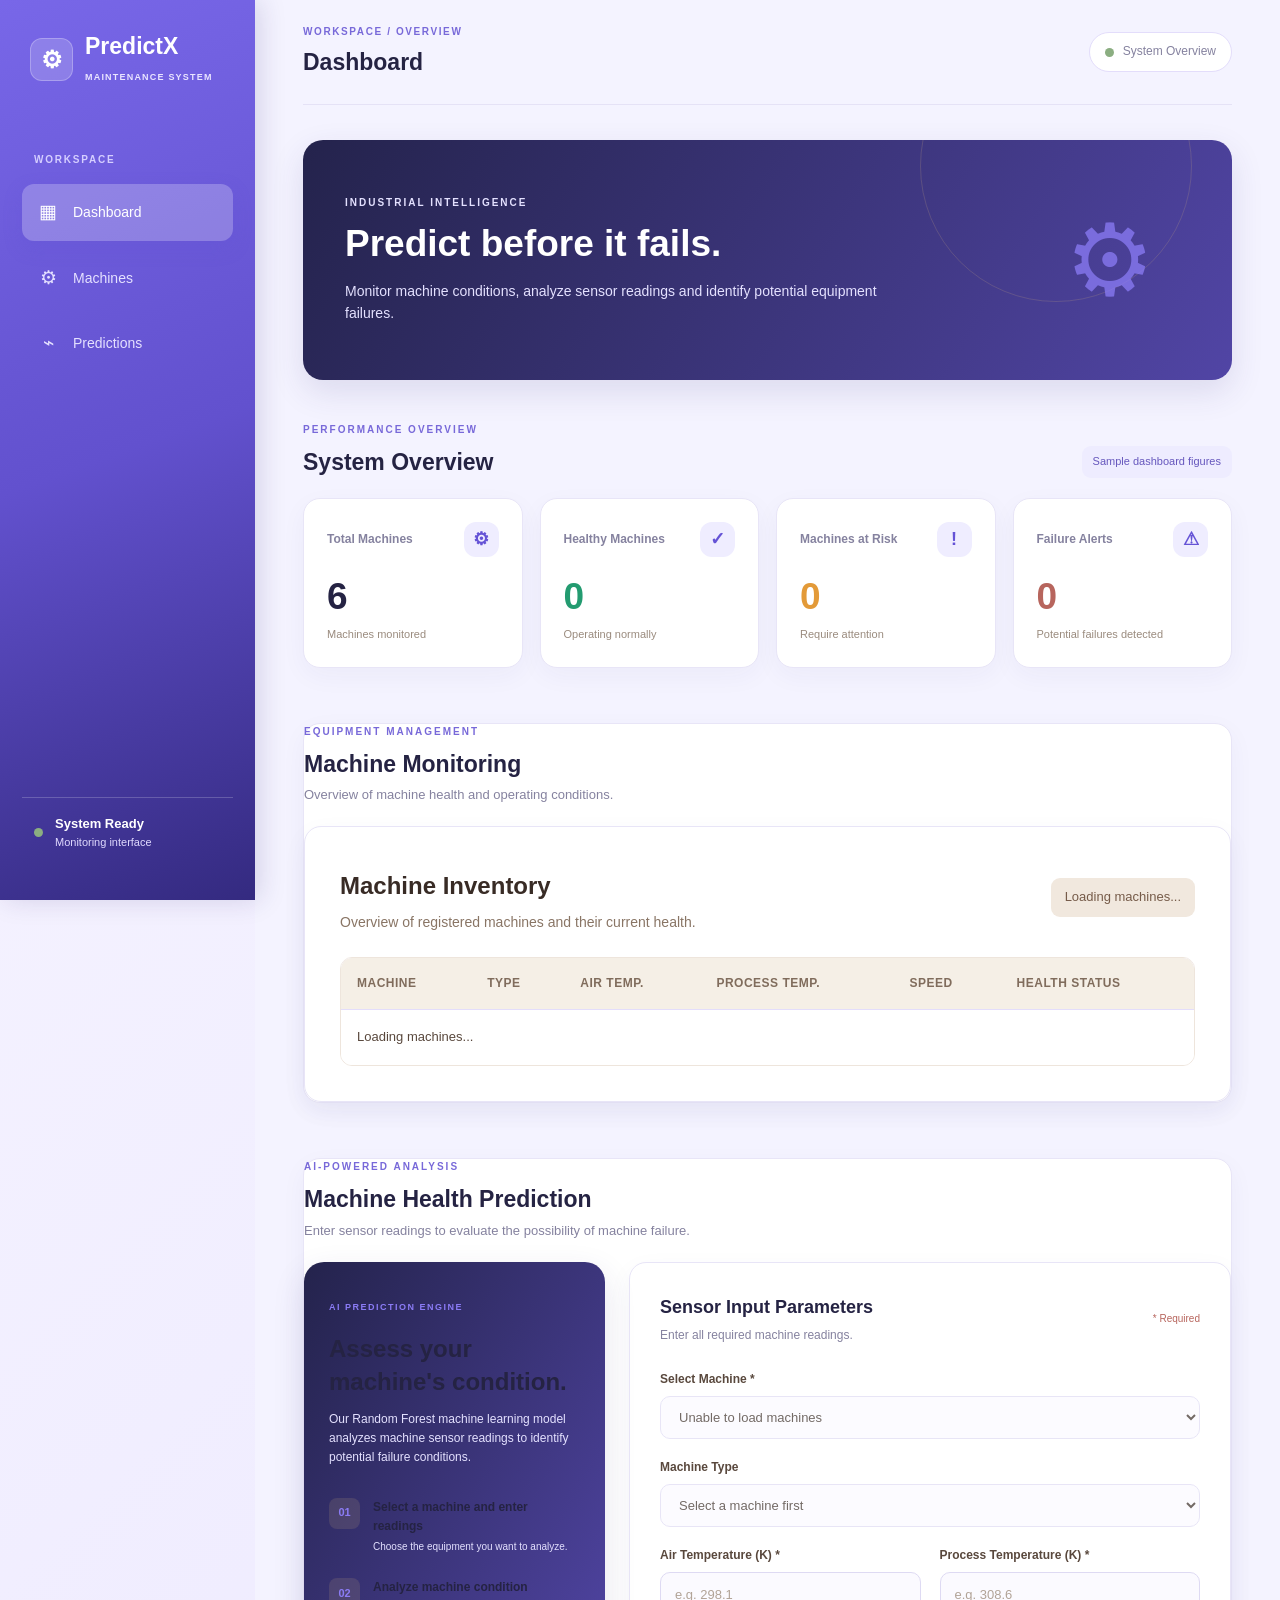
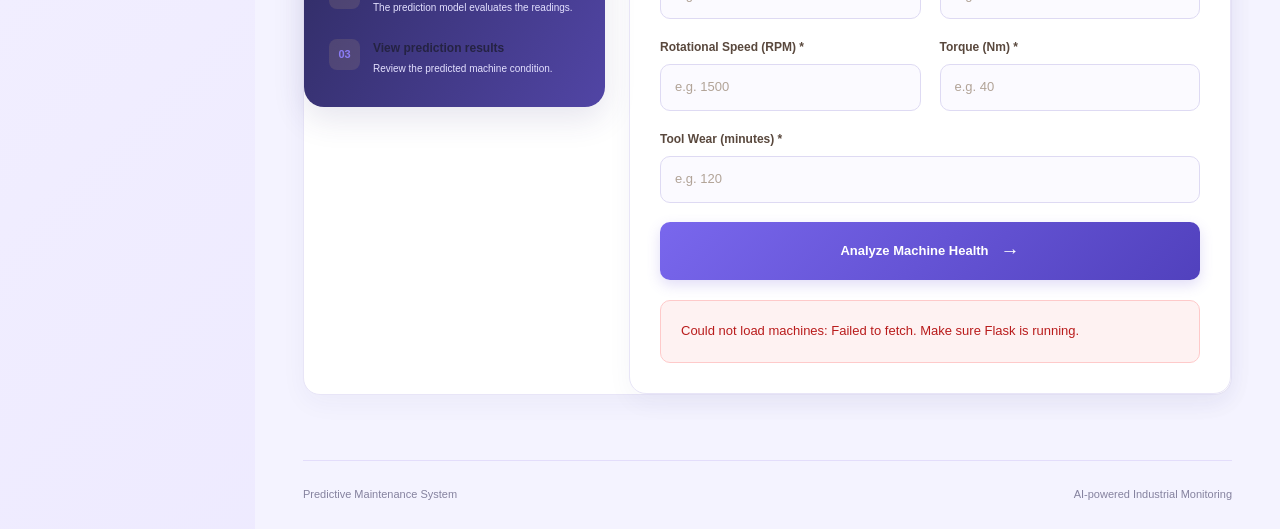
<file: frontend/index.html>
<!DOCTYPE html>
<html lang="en">
<head>
    <meta charset="UTF-8">
    <meta name="viewport" content="width=device-width, initial-scale=1.0">
    <title>PredictX Maintenance | Industrial Intelligence</title>
    <link rel="stylesheet" href="style.css">
</head>
<body>

<div class="app-layout">

    <!-- Sidebar -->
    <aside class="sidebar">
        <a href="index.html" class="logo-link">
    <div class="logo">
        <span class="logo-icon">⚙</span>
        <div>
            <h2>PredictX</h2>
            <span>MAINTENANCE SYSTEM</span>
        </div>
    </div>
</a>

        <p class="menu-label">WORKSPACE</p>

        <nav class="sidebar-nav">
            <a href="index.html" class="nav-item active">
                <span>▦</span> Dashboard
            </a>
            <a href="machines.html" class="nav-item">
                <span>⚙</span> Machines
            </a>
            <a href="predictions.html" class="nav-item">
                <span>⌁</span> Predictions
            </a>
        </nav>

        <div class="sidebar-bottom">
            <div class="system-status">
                <span class="status-dot"></span>
                <div>
                    <strong>System Ready</strong>
                    <small>Monitoring interface</small>
                </div>
            </div>
        </div>
    </aside>

    <!-- Main content -->
    <main class="main-content">

        <!-- Top bar -->
        <header class="topbar">
            <div>
                <p class="breadcrumb">WORKSPACE / OVERVIEW</p>
                <h2>Dashboard</h2>
            </div>
            <div class="topbar-right">
                <span class="live-indicator">
                    <span class="status-dot"></span>
                    System Overview
                </span>
            </div>
        </header>

        <!-- Dashboard -->
        <section class="dashboard-section" id="dashboard">

            <div class="welcome">
                <div>
                    <p class="eyebrow">INDUSTRIAL INTELLIGENCE</p>
                    <h1>Predict before it fails.</h1>
                    <p>
                        Monitor machine conditions, analyze sensor readings
                        and identify potential equipment failures.
                    </p>
                </div>
                <div class="welcome-icon">⚙</div>
            </div>

            <!-- Statistics -->
            <div class="section-heading">
                <div>
                    <p class="eyebrow">PERFORMANCE OVERVIEW</p>
                    <h2>System Overview</h2>
                </div>
                <span class="data-note">Sample dashboard figures</span>
            </div>

            <div class="stats-grid">

                <div class="stat-card">
                    <div class="stat-top">
                        <span>Total Machines</span>
                        <span class="stat-icon">⚙</span>
                    </div>
                    <h3 class="number" id="totalMachines">6</h3>
                    <p>Machines monitored</p>
                </div>

                <div class="stat-card">
                    <div class="stat-top">
                        <span>Healthy Machines</span>
                        <span class="stat-icon healthy-icon">✓</span>
                    </div>
                    <h3 class="number healthy" id="healthyMachines">0</h3>
                    <p>Operating normally</p>
                </div>

                <div class="stat-card">
                    <div class="stat-top">
                        <span>Machines at Risk</span>
                        <span class="stat-icon warning-icon">!</span>
                    </div>
                    <h3 class="number warning" id="machinesAtRisk">0</h3>
                    <p>Require attention</p>
                </div>

                <div class="stat-card">
                    <div class="stat-top">
                        <span>Failure Alerts</span>
                        <span class="stat-icon danger-icon">⚠</span>
                    </div>
                    <h3 class="number danger" id="failureAlerts">0</h3>
                    <p>Potential failures detected</p>
                </div>

            </div>
        </section>

        <!-- Machines -->
        <section class="content-section" id="machines">

            <div class="section-heading">
                <div>
                    <p class="eyebrow">EQUIPMENT MANAGEMENT</p>
                    <h2>Machine Monitoring</h2>
                    <p class="section-description">
                        Overview of machine health and operating conditions.
                    </p>
                </div>
            </div>

            
<div class="machine-panel">

    <div class="machine-section-heading">
        <div>
            <h2>Machine Inventory</h2>
            <p>Overview of registered machines and their current health.</p>
        </div>

        <span class="machine-total" id="dashboardMachineCount">
            Loading machines...
        </span>
    </div>

    <div class="machine-table-wrapper">

        <table class="machine-table">
            <thead>
                <tr>
                    <th>Machine</th>
                    <th>Type</th>
                    <th>Air Temp.</th>
                    <th>Process Temp.</th>
                    <th>Speed</th>
                    <th>Health Status</th>
                </tr>
            </thead>

            <tbody id="dashboardMachineTableBody">
                <tr>
                    <td colspan="6">Loading machines...</td>
                </tr>
            </tbody>
        </table>

    </div>

</div>


        </section>

        <!-- Predictions -->
        <section class="content-section" id="prediction">

            <div class="section-heading">
                <div>
                    <p class="eyebrow">AI-POWERED ANALYSIS</p>
                    <h2>Machine Health Prediction</h2>
                    <p class="section-description">
                        Enter sensor readings to evaluate the possibility
                        of machine failure.
                    </p>
                </div>
            </div>

            <div class="prediction-layout">

                <div class="prediction-info">
                    <span class="ai-label">AI PREDICTION ENGINE</span>
                    <h3>Assess your machine's condition.</h3>
                    <p>
                        Our Random Forest machine learning model analyzes
                        machine sensor readings to identify potential
                        failure conditions.
                    </p>

                    <div class="info-point">
                        <span>01</span>
                        <div>
                            <strong>Select a machine and enter readings</strong>
                            <p>Choose the equipment you want to analyze.</p>
                        </div>
                    </div>

                    <div class="info-point">
                        <span>02</span>
                        <div>
                            <strong>Analyze machine condition</strong>
                            <p>The prediction model evaluates the readings.</p>
                        </div>
                    </div>

                    <div class="info-point">
                        <span>03</span>
                        <div>
                            <strong>View prediction results</strong>
                            <p>Review the predicted machine condition.</p>
                        </div>
                    </div>
                </div>

                <div class="prediction-box">

                    <div class="form-heading">
                        <div>
                            <h3>Sensor Input Parameters</h3>
                            <p>Enter all required machine readings.</p>
                        </div>
                        <span class="required-label">* Required</span>
                    </div>

                    <form id="predictionForm">

                        <!-- NEW: Machine selection -->
                        <div class="form-group">
                            <label for="machineId">Select Machine *</label>
                            <select id="machineId" name="machineId" required>
                                <option value="">Loading machines...</option>
                            </select>
                        </div>

                        <!-- Machine type is set automatically -->
                        <div class="form-group">
                            <label for="machineType">Machine Type</label>
                            <select id="machineType" name="machineType" disabled required>
                                <option value="">Select a machine first</option>
                                <option value="L">L - Low</option>
                                <option value="M">M - Medium</option>
                                <option value="H">H - High</option>
                            </select>
                        </div>

                        <div class="form-grid">

                            <div class="form-group">
                                <label for="airTemperature">
                                    Air Temperature (K) *
                                </label>
                                <input type="number"
                                    id="airTemperature"
                                    name="airTemperature"
                                    step="any"
                                    placeholder="e.g. 298.1"
                                    required>
                            </div>

                            <div class="form-group">
                                <label for="processTemperature">
                                    Process Temperature (K) *
                                </label>
                                <input type="number"
                                    id="processTemperature"
                                    name="processTemperature"
                                    step="any"
                                    placeholder="e.g. 308.6"
                                    required>
                            </div>

                            <div class="form-group">
                                <label for="rotationalSpeed">
                                    Rotational Speed (RPM) *
                                </label>
                                <input type="number"
                                    id="rotationalSpeed"
                                    name="rotationalSpeed"
                                    step="any"
                                    placeholder="e.g. 1500"
                                    required>
                            </div>

                            <div class="form-group">
                                <label for="torque">Torque (Nm) *</label>
                                <input type="number"
                                    id="torque"
                                    name="torque"
                                    step="any"
                                    placeholder="e.g. 40"
                                    required>
                            </div>

                            <div class="form-group full-width">
                                <label for="toolWear">Tool Wear (minutes) *</label>
                                <input type="number"
                                    id="toolWear"
                                    name="toolWear"
                                    step="any"
                                    placeholder="e.g. 120"
                                    required>
                            </div>

                        </div>

                        <button type="submit" id="predictButton">
                            Analyze Machine Health
                            <span>→</span>
                        </button>

                    </form>

                    <div id="predictionResult" aria-live="polite"></div>

                </div>
            </div>
        </section>

        <!-- Footer -->
        <footer class="footer">
            <p>Predictive Maintenance System</p>
            <span>AI-powered Industrial Monitoring</span>
        </footer>

    </main>
</div>

<script src="script.js"></script>
</body>
</html>
</file>
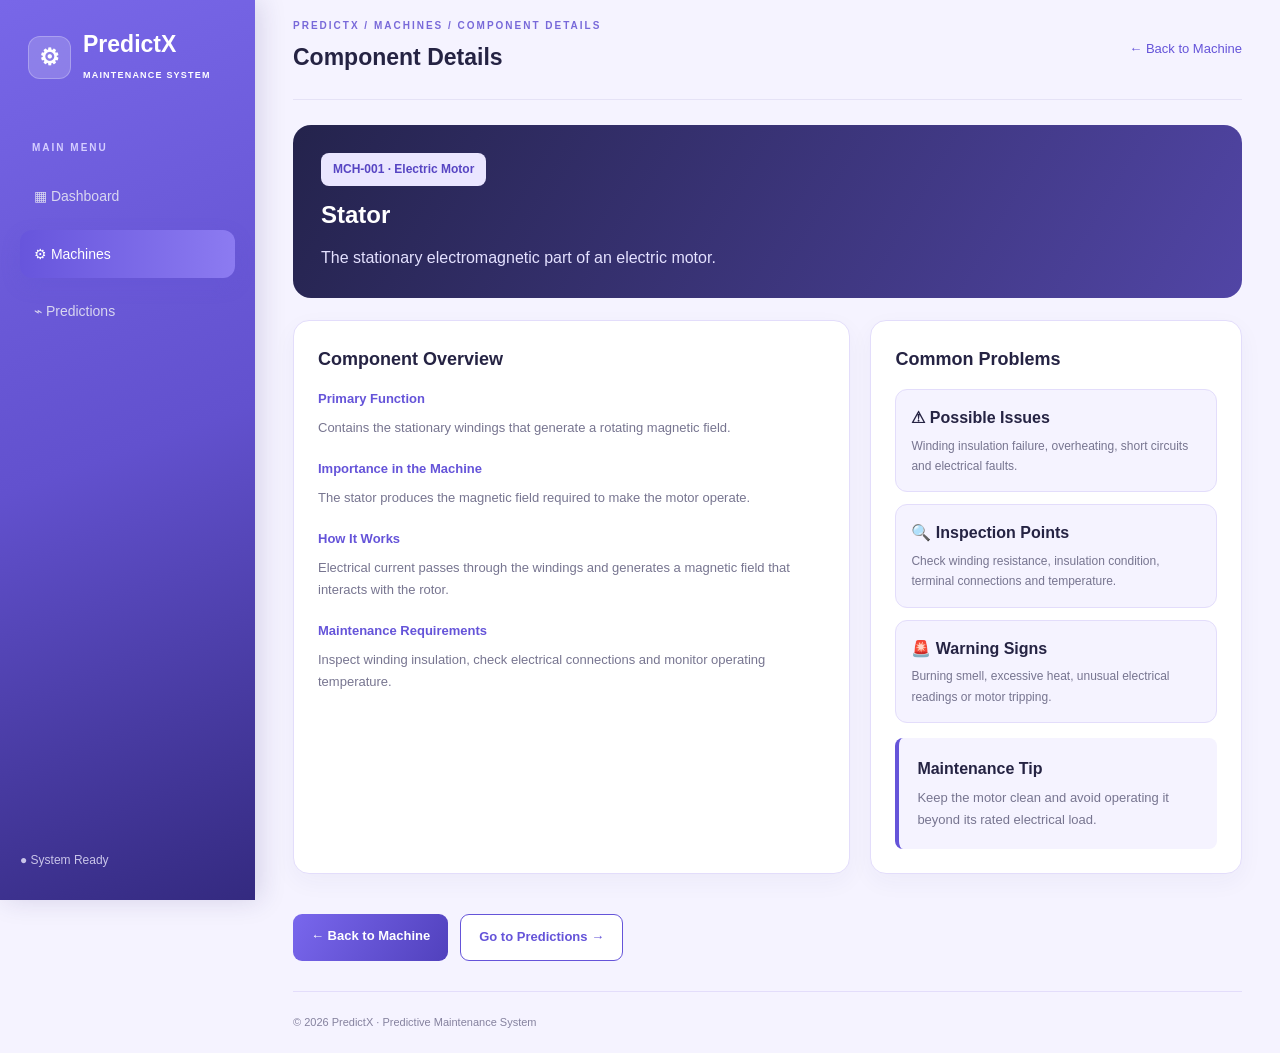
<file: frontend/component-details.html>
<!DOCTYPE html>
<html lang="en">
<head>
<meta charset="UTF-8">
<meta name="viewport" content="width=device-width, initial-scale=1.0">
<title>Component Details | PredictX</title>
<link rel="stylesheet" href="style.css">

<style>
*{box-sizing:border-box}
body{
    margin:0;
    background:#F5F3FF!important;
    color:#252343;
    font-family:"Segoe UI",Arial,sans-serif;
}
.layout{display:flex;min-height:100vh}
.sidebar{
    width:255px;min-width:255px;
    padding:30px 20px;
    background:linear-gradient(180deg,#19183D,#342A80);
    color:white;display:flex;flex-direction:column;
}
.logo{display:flex;align-items:center;gap:12px;margin-bottom:55px}
.logo-icon{
    width:43px;height:43px;display:grid;place-items:center;
    background:#7967ED;border-radius:12px;font-size:23px
}
.logo h2{margin:0;color:white}
.logo span{font-size:10px;color:#d8d6f0}
.menu-label{color:#aaa7d0;font-size:10px;letter-spacing:2px}
.sidebar-nav{display:flex;flex-direction:column;gap:9px}
.nav-item{
    color:#d8d6f0;padding:13px 14px;
    border-radius:10px;text-decoration:none
}
.nav-item.active,.nav-item:hover{background:#6554D9;color:white}
.sidebar-bottom{margin-top:auto;color:#c9c5e9;font-size:12px}
main{flex:1;min-width:0;padding:0 38px}
.topbar{
    min-height:100px;display:flex;align-items:center;
    justify-content:space-between;
    border-bottom:1px solid #E3DDFB;margin-bottom:25px
}
.breadcrumb{font-size:10px;letter-spacing:2px;color:#85829F}
.topbar h2{margin:5px 0}
.back-link{color:#6554D9;text-decoration:none;font-size:13px}
.hero{
    padding:28px;border-radius:18px;color:white;
    background:linear-gradient(120deg,#24234C,#5145A5);
    margin-bottom:22px
}
.hero h1{color:white;margin:10px 0}
.hero p{color:#e4e1ff;margin:0;line-height:1.6}
.tag{
    display:inline-block;background:#eae6ff;color:#5745c3;
    padding:7px 12px;border-radius:8px;font-size:12px;font-weight:bold
}
.content-grid{
    display:grid;grid-template-columns:1.2fr .8fr;gap:20px
}
.panel{
    background:white;border:1px solid #E3DDFB;
    border-radius:16px;padding:24px;
    box-shadow:0 8px 25px #302b6b0b;
    margin-bottom:20px
}
.panel h2{font-size:18px;margin:0 0 15px}
.panel p{font-size:13px;color:#777590;line-height:1.7}
.info-item{margin-bottom:20px}
.info-item:last-child{margin-bottom:0}
.info-item h3{font-size:13px;margin:0 0 7px;color:#6554D9}
.info-item p{margin:0}
.status{
    padding:15px;border-radius:12px;
    background:#f5f3ff;border:1px solid #e3ddfb;
    margin-bottom:12px
}
.status strong{display:block;margin-bottom:5px}
.status p{margin:0;font-size:12px}
.tip{
    padding:18px;background:#f5f3ff;
    border-left:4px solid #6554D9;
    border-radius:8px;margin-top:15px
}
.tip p{margin:5px 0 0}
.action-row{display:flex;gap:12px;flex-wrap:wrap;margin:20px 0}
.action{
    padding:12px 18px;border-radius:9px;
    background:linear-gradient(120deg,#7967ED,#5141BD);
    color:white;text-decoration:none;font-size:13px;font-weight:600
}
.action.secondary{
    background:white;color:#6554D9;border:1px solid #6554D9
}
.footer{
    border-top:1px solid #E3DDFB;margin-top:30px;
    padding:22px 0;color:#85829F;font-size:11px
}
@media(max-width:850px){.content-grid{grid-template-columns:1fr}}
@media(max-width:700px){
    .layout{display:block}
    .sidebar{width:100%;min-width:0;padding:16px}
    .logo{margin-bottom:15px}
    .sidebar-nav{flex-direction:row;overflow:auto}
    main{padding:0 15px}
}
</style>
</head>

<body>
<div class="layout">

<aside class="sidebar">
    <div class="logo">
        <div class="logo-icon">⚙</div>
        <div>
            <h2>PredictX</h2>
            <span>MAINTENANCE SYSTEM</span>
        </div>
    </div>

    <p class="menu-label">MAIN MENU</p>
    <nav class="sidebar-nav">
        <a class="nav-item" href="index.html">▦ Dashboard</a>
        <a class="nav-item active" href="machines.html">⚙ Machines</a>
        <a class="nav-item" href="predictions.html">⌁ Predictions</a>
    </nav>

    <div class="sidebar-bottom">● System Ready</div>
</aside>

<main>
<header class="topbar">
    <div>
        <div class="breadcrumb">PREDICTX / MACHINES / COMPONENT DETAILS</div>
        <h2>Component Details</h2>
    </div>
    <a class="back-link" id="backLink" href="machines.html">← Back to Machine</a>
</header>

<section class="hero">
    <span class="tag" id="machineTag">MCH-001</span>
    <h1 id="componentName">Component Name</h1>
    <p id="componentIntro">Component description</p>
</section>

<div class="content-grid">

<section class="panel">
    <h2>Component Overview</h2>

    <div class="info-item">
        <h3>Primary Function</h3>
        <p id="functionText"></p>
    </div>

    <div class="info-item">
        <h3>Importance in the Machine</h3>
        <p id="importanceText"></p>
    </div>

    <div class="info-item">
        <h3>How It Works</h3>
        <p id="workingText"></p>
    </div>

    <div class="info-item">
        <h3>Maintenance Requirements</h3>
        <p id="maintenanceText"></p>
    </div>
</section>

<section class="panel">
    <h2>Common Problems</h2>
    <div class="status">
        <strong>⚠ Possible Issues</strong>
        <p id="issuesText"></p>
    </div>

    <div class="status">
        <strong>🔍 Inspection Points</strong>
        <p id="inspectionText"></p>
    </div>

    <div class="status">
        <strong>🚨 Warning Signs</strong>
        <p id="warningText"></p>
    </div>

    <div class="tip">
        <strong>Maintenance Tip</strong>
        <p id="tipText"></p>
    </div>
</section>

</div>

<div class="action-row">
    <a class="action" id="backButton" href="machine-details.html?id=MCH-001">
        ← Back to Machine
    </a>
    <a class="action secondary" href="predictions.html">
        Go to Predictions →
    </a>
</div>

<footer class="footer">
    © 2026 PredictX · Predictive Maintenance System
</footer>
</main>
</div>

<script>
const componentData = {
"MCH-001":[
{
name:"Stator",
intro:"The stationary electromagnetic part of an electric motor.",
function:"Contains the stationary windings that generate a rotating magnetic field.",
importance:"The stator produces the magnetic field required to make the motor operate.",
working:"Electrical current passes through the windings and generates a magnetic field that interacts with the rotor.",
maintenance:"Inspect winding insulation, check electrical connections and monitor operating temperature.",
issues:"Winding insulation failure, overheating, short circuits and electrical faults.",
inspection:"Check winding resistance, insulation condition, terminal connections and temperature.",
warning:"Burning smell, excessive heat, unusual electrical readings or motor tripping.",
tip:"Keep the motor clean and avoid operating it beyond its rated electrical load."
},
{
name:"Rotor",
intro:"The rotating assembly inside an electric motor.",
function:"Converts electromagnetic force into mechanical rotation.",
importance:"The rotor is responsible for producing the motor's rotating mechanical output.",
working:"The magnetic field produced by the stator creates torque that makes the rotor rotate.",
maintenance:"Inspect rotor balance, shaft alignment and signs of mechanical damage.",
issues:"Rotor imbalance, broken rotor bars, deformation and excessive vibration.",
inspection:"Monitor vibration, rotational speed and bearing condition.",
warning:"Unusual vibration, reduced speed, excessive noise or overheating.",
tip:"Check rotor alignment and vibration regularly."
},
{
name:"Bearings",
intro:"Mechanical supports that allow the motor shaft to rotate smoothly.",
function:"Reduce friction and support the rotating shaft.",
importance:"Healthy bearings prevent excessive vibration and shaft damage.",
working:"Rolling elements move between bearing races, allowing smooth rotation with reduced friction.",
maintenance:"Apply appropriate lubrication and inspect for wear and contamination.",
issues:"Lubrication failure, wear, overheating and bearing fatigue.",
inspection:"Check vibration, bearing temperature, noise and lubrication.",
warning:"Grinding sounds, increased temperature and abnormal vibration.",
tip:"Use the recommended lubricant and replacement interval."
},
{
name:"Cooling Fan",
intro:"The fan responsible for removing heat from the electric motor.",
function:"Circulates air around the motor to dissipate heat.",
importance:"Prevents the motor from overheating during continuous operation.",
working:"The fan rotates with the motor shaft and moves cooling air over the motor body.",
maintenance:"Clean fan blades and air passages and inspect fan damage.",
issues:"Blocked airflow, broken blades, dust accumulation and loose fan connections.",
inspection:"Check airflow, blade condition and fan rotation.",
warning:"Rising motor temperature or weak airflow.",
tip:"Keep ventilation openings free from dust and obstruction."
},
{
name:"Shaft",
intro:"The mechanical output shaft of an electric motor.",
function:"Transfers rotational power from the motor to connected machinery.",
importance:"It provides the mechanical connection between the motor and its load.",
working:"The rotor rotates the shaft, which transfers torque to the attached equipment.",
maintenance:"Check alignment, surface wear and shaft condition.",
issues:"Misalignment, bending, fatigue and surface damage.",
inspection:"Inspect shaft alignment, runout and coupling condition.",
warning:"Excessive vibration, unusual noise and coupling wear.",
tip:"Maintain proper alignment between the motor and driven equipment."
},
{
name:"Motor Housing",
intro:"The external body that encloses and protects motor components.",
function:"Provides structural support and protects internal motor parts.",
importance:"It protects electrical and mechanical assemblies from external damage.",
working:"The housing supports the stator and provides a protective enclosure.",
maintenance:"Clean external surfaces and inspect mounting points and corrosion.",
issues:"Cracks, corrosion, loose mounting bolts and blocked cooling fins.",
inspection:"Check housing integrity, mounting bolts and surface temperature.",
warning:"Visible cracks, loose fittings and abnormal heating.",
tip:"Keep the housing clean and ensure all mounting bolts remain secure."
}
],

"MCH-002":[
{
name:"Impeller",
intro:"The rotating component that transfers energy to the pumped fluid.",
function:"Increases fluid velocity through centrifugal action.",
importance:"It is the main energy-transfer component of a centrifugal pump.",
working:"The impeller rotates and throws fluid outward from its centre toward the pump casing.",
maintenance:"Inspect blades for erosion, corrosion and deposits.",
issues:"Cavitation damage, erosion, blockage and imbalance.",
inspection:"Check impeller blades, vibration and pump performance.",
warning:"Reduced flow, unusual noise and increased vibration.",
tip:"Avoid operating the pump under conditions that cause cavitation."
},
{
name:"Pump Casing",
intro:"The outer chamber that surrounds the impeller.",
function:"Collects and directs fluid from the impeller toward the discharge outlet.",
importance:"Maintains the fluid path and supports pressure development.",
working:"The casing converts part of the fluid velocity into pressure as fluid moves toward the outlet.",
maintenance:"Inspect for leakage, corrosion and cracks.",
issues:"Corrosion, leakage, erosion and casing damage.",
inspection:"Check casing joints, seals and pressure condition.",
warning:"Visible leakage, unusual pressure changes and corrosion.",
tip:"Inspect casing joints and maintain proper operating pressure."
},
{
name:"Pump Shaft",
intro:"The rotating shaft that connects the drive source to the impeller.",
function:"Transfers torque from the motor to the impeller.",
importance:"Ensures that the impeller rotates at the required speed.",
working:"The motor drives the shaft, which rotates the attached impeller.",
maintenance:"Inspect alignment, shaft wear and coupling condition.",
issues:"Shaft bending, misalignment, fatigue and corrosion.",
inspection:"Check shaft runout, alignment and vibration.",
warning:"Excessive vibration, leakage around seals and unusual noise.",
tip:"Maintain correct motor-pump alignment."
},
{
name:"Mechanical Seal",
intro:"A sealing arrangement around the rotating pump shaft.",
function:"Prevents pumped fluid from leaking along the shaft.",
importance:"Protects the pump area and maintains fluid containment.",
working:"Stationary and rotating sealing faces remain in contact to restrict leakage.",
maintenance:"Inspect sealing faces and check for leakage.",
issues:"Seal wear, overheating, contamination and damaged sealing faces.",
inspection:"Observe leakage rate, seal temperature and seal condition.",
warning:"Visible fluid leakage and overheating around the seal.",
tip:"Avoid dry running and maintain suitable operating conditions."
},
{
name:"Bearings",
intro:"Supports the rotating pump shaft.",
function:"Maintains shaft position and reduces rotational friction.",
importance:"Provides stable shaft rotation and reduces mechanical vibration.",
working:"Rolling elements support the shaft while allowing it to rotate.",
maintenance:"Lubricate as recommended and monitor bearing condition.",
issues:"Wear, lubrication failure, contamination and overheating.",
inspection:"Monitor bearing temperature, vibration and noise.",
warning:"Grinding noise, excessive heat and vibration.",
tip:"Use the correct lubricant and inspect bearing condition periodically."
},
{
name:"Coupling",
intro:"Mechanical connection between the pump and its driving motor.",
function:"Transfers rotational power from the motor to the pump shaft.",
importance:"Allows both shafts to operate together.",
working:"The coupling connects the two shafts and transfers torque.",
maintenance:"Check alignment, coupling wear and fasteners.",
issues:"Misalignment, damaged flexible elements and loose fasteners.",
inspection:"Inspect coupling condition and shaft alignment.",
warning:"Vibration, coupling noise and abnormal wear.",
tip:"Verify alignment after installation or major maintenance."
}
],

"MCH-003":[
{
name:"Input Gear",
intro:"The first gear in the gearbox power transmission path.",
function:"Receives mechanical power from the input shaft.",
importance:"Introduces rotational energy into the gearbox.",
working:"The input gear meshes with other gears to transfer rotation and torque.",
maintenance:"Inspect tooth surfaces, lubrication and gear alignment.",
issues:"Tooth wear, pitting, cracking and poor lubrication.",
inspection:"Check tooth condition, backlash and gear noise.",
warning:"Gear rattling, metal particles in oil and vibration.",
tip:"Maintain the recommended lubricant level and grade."
},
{
name:"Output Gear",
intro:"The gear that delivers the modified rotational output.",
function:"Transfers power at the required speed and torque.",
importance:"Determines the gearbox output characteristics.",
working:"It meshes with the connected gears to produce the required output ratio.",
maintenance:"Inspect gear teeth and monitor lubrication condition.",
issues:"Tooth damage, wear, pitting and misalignment.",
inspection:"Check gear backlash, noise and tooth surface condition.",
warning:"Abnormal noise, reduced performance and metal debris.",
tip:"Check gear contact and lubrication during scheduled inspections."
},
{
name:"Gear Shaft",
intro:"The shaft that supports and rotates the gearbox gears.",
function:"Carries gears and transfers torque through the gearbox.",
importance:"Maintains the correct position of gears during power transmission.",
working:"The shaft rotates with the connected gear assembly and transfers mechanical power.",
maintenance:"Inspect alignment, surface wear and shaft condition.",
issues:"Shaft bending, fatigue, misalignment and excessive wear.",
inspection:"Check shaft runout, bearing support and alignment.",
warning:"Vibration, unusual noise and irregular gear movement.",
tip:"Monitor shaft alignment and avoid excessive loading."
},
{
name:"Bearings",
intro:"Supports gearbox shafts and allows smooth rotation.",
function:"Reduces friction and maintains shaft positioning.",
importance:"Prevents unwanted movement and supports reliable gear operation.",
working:"Bearing elements allow shafts to rotate while carrying mechanical loads.",
maintenance:"Check lubrication, temperature and wear.",
issues:"Bearing fatigue, contamination, overheating and lubrication failure.",
inspection:"Monitor bearing temperature, vibration and noise.",
warning:"Grinding sounds, hot bearing surfaces and increasing vibration.",
tip:"Maintain suitable lubrication and replace worn bearings promptly."
},
{
name:"Lubrication System",
intro:"The system that supplies lubricant to moving gearbox components.",
function:"Reduces friction and removes heat from gears and bearings.",
importance:"Protects components from excessive wear and overheating.",
working:"Lubricant forms a protective film between moving surfaces.",
maintenance:"Check oil level, oil quality, leaks and filtration.",
issues:"Low oil level, contamination, degraded lubricant and leakage.",
inspection:"Inspect oil colour, level, viscosity and metal particles.",
warning:"High operating temperature, unusual noise and oil leakage.",
tip:"Use the specified lubricant and follow oil replacement schedules."
},
{
name:"Gear Housing",
intro:"The protective enclosure surrounding the gearbox assembly.",
function:"Holds gears, shafts and bearings in their correct positions.",
importance:"Provides structural support and contains the lubricant.",
working:"The housing maintains gear alignment and protects internal components.",
maintenance:"Inspect for cracks, leakage, corrosion and loose fittings.",
issues:"Oil leakage, cracks, loose fasteners and damaged mounting points.",
inspection:"Check joints, mounting bolts and housing temperature.",
warning:"Oil stains, unusual vibration and visible cracks.",
tip:"Keep the housing clean and check for lubricant leaks."
}
],

"MCH-004":[
{
name:"Compressor Head",
intro:"The assembly where air compression takes place.",
function:"Contains the main compression mechanism.",
importance:"Determines the compressor's ability to generate compressed air.",
working:"The compression mechanism reduces the volume of incoming air to increase pressure.",
maintenance:"Inspect for leaks, overheating and internal wear.",
issues:"Overheating, worn internal parts and pressure loss.",
inspection:"Check operating temperature, pressure and leakage.",
warning:"Reduced pressure, excessive heat and unusual noise.",
tip:"Maintain proper cooling and follow the recommended service schedule."
},
{
name:"Piston",
intro:"The moving component inside the compressor cylinder.",
function:"Compresses air by moving inside the cylinder.",
importance:"Produces the pressure increase needed for compressed air.",
working:"The piston moves through the cylinder, reducing the air volume during the compression stroke.",
maintenance:"Inspect piston rings, cylinder surfaces and lubrication.",
issues:"Ring wear, scoring, overheating and excessive clearance.",
inspection:"Check compression performance, noise and oil consumption.",
warning:"Reduced pressure, excessive oil use and knocking sounds.",
tip:"Maintain lubrication and avoid operating the compressor above its rated capacity."
},
{
name:"Intake Valve",
intro:"The valve that controls air entering the compressor cylinder.",
function:"Allows fresh air to enter during the intake stroke.",
importance:"Ensures the cylinder receives the required air supply.",
working:"The valve opens during intake and closes during compression.",
maintenance:"Inspect valve seating and remove dirt deposits.",
issues:"Sticking, leakage, damaged valve plates and contamination.",
inspection:"Check valve movement, seating and intake airflow.",
warning:"Reduced air intake, unusual noise and poor compressor performance.",
tip:"Keep intake filters clean to prevent valve contamination."
},
{
name:"Discharge Valve",
intro:"The valve that releases compressed air from the cylinder.",
function:"Allows compressed air to flow toward the storage tank.",
importance:"Maintains correct discharge flow and pressure.",
working:"The valve opens when cylinder pressure exceeds discharge pressure.",
maintenance:"Inspect valve seating and check for leakage or damage.",
issues:"Valve leakage, sticking, overheating and damaged plates.",
inspection:"Monitor discharge pressure and valve temperature.",
warning:"Low delivery pressure and excessive discharge temperature.",
tip:"Inspect valves periodically and replace damaged sealing parts."
},
{
name:"Air Tank",
intro:"The pressure vessel used to store compressed air.",
function:"Stores compressed air for later use.",
importance:"Provides a stable supply of air and reduces pressure fluctuations.",
working:"Compressed air enters the tank and is stored until required by connected equipment.",
maintenance:"Drain accumulated moisture and inspect for corrosion.",
issues:"Corrosion, pressure leakage, drain blockage and structural damage.",
inspection:"Check pressure gauge, drain valve and tank condition.",
warning:"Pressure loss, moisture accumulation and visible corrosion.",
tip:"Drain condensate regularly and follow pressure-vessel inspection requirements."
},
{
name:"Cooling System",
intro:"The system that removes heat generated during air compression.",
function:"Controls compressor temperature.",
importance:"Prevents overheating and protects internal components.",
working:"Airflow or a cooling arrangement removes heat from the compressor assembly.",
maintenance:"Clean cooling fins and inspect fans and airflow passages.",
issues:"Blocked passages, fan failure and poor heat dissipation.",
inspection:"Check airflow, fan rotation and operating temperature.",
warning:"High temperature, thermal shutdown and weak airflow.",
tip:"Keep cooling passages clean and unobstructed."
}
],

"MCH-005":[
{
name:"Conveyor Belt",
intro:"The continuous moving surface that carries materials.",
function:"Transports products and materials between locations.",
importance:"It is the main material-carrying element of the conveyor.",
working:"The drive pulley moves the belt around the conveyor structure.",
maintenance:"Inspect belt tension, surface damage and tracking.",
issues:"Belt tearing, slipping, misalignment and excessive wear.",
inspection:"Check belt surface, tracking and tension.",
warning:"Belt slipping, unusual movement and damaged edges.",
tip:"Maintain correct belt tension and remove material buildup."
},
{
name:"Rollers",
intro:"Rotating supports positioned beneath or around the conveyor belt.",
function:"Support and guide the belt during movement.",
importance:"Reduce belt friction and help maintain smooth transportation.",
working:"Rollers rotate as the belt moves over them.",
maintenance:"Inspect roller rotation, bearings and accumulated material.",
issues:"Bearing failure, seized rollers, wear and misalignment.",
inspection:"Check roller rotation, noise and surface condition.",
warning:"Roller noise, uneven belt movement and excessive resistance.",
tip:"Replace seized or damaged rollers promptly."
},
{
name:"Drive Motor",
intro:"The motor that provides mechanical power to the conveyor.",
function:"Supplies the torque required to move the belt.",
importance:"Controls the conveyor's movement and operating speed.",
working:"The motor rotates the drive mechanism that moves the conveyor belt.",
maintenance:"Monitor temperature, vibration and electrical connections.",
issues:"Overheating, bearing wear, electrical faults and overloading.",
inspection:"Check current, temperature, vibration and motor speed.",
warning:"Motor tripping, unusual noise and slow belt movement.",
tip:"Avoid overloading the conveyor and monitor motor operating conditions."
},
{
name:"Gearbox",
intro:"The transmission unit between the drive motor and conveyor.",
function:"Adjusts rotational speed and torque.",
importance:"Provides the suitable output needed to move the conveyor load.",
working:"Gears transfer power from the motor while modifying speed and torque.",
maintenance:"Inspect gear lubrication, temperature and vibration.",
issues:"Gear wear, oil leakage, bearing damage and overheating.",
inspection:"Check oil condition, noise and operating temperature.",
warning:"Gear rattling, oil leakage and excessive heat.",
tip:"Maintain the specified gearbox lubricant and inspect for leaks."
},
{
name:"Drive Pulley",
intro:"The pulley responsible for transmitting movement to the belt.",
function:"Transfers rotational motion from the drive assembly to the belt.",
importance:"Provides the traction needed to move conveyor materials.",
working:"The pulley rotates and moves the belt through frictional contact.",
maintenance:"Inspect pulley lagging, alignment and surface condition.",
issues:"Wear, belt slippage, buildup and misalignment.",
inspection:"Check pulley surface, belt contact and alignment.",
warning:"Belt slipping, uneven movement and worn pulley surfaces.",
tip:"Keep the pulley surface clean and maintain proper belt tension."
},
{
name:"Frame",
intro:"The supporting structure of the conveyor system.",
function:"Supports rollers, pulleys and the conveyor belt.",
importance:"Maintains the structural stability and alignment of the system.",
working:"The frame carries the mechanical load and holds conveyor components in position.",
maintenance:"Inspect joints, supports, corrosion and mounting bolts.",
issues:"Cracks, deformation, corrosion and loose connections.",
inspection:"Check frame alignment, structural joints and supports.",
warning:"Visible bending, unusual vibration and loose supports.",
tip:"Inspect structural supports regularly, especially under heavy loads."
}
],

"MCH-006":[
{
name:"Hydraulic Cylinder",
intro:"The actuator that produces the pressing movement.",
function:"Converts hydraulic pressure into linear mechanical force.",
importance:"Generates the force required for pressing operations.",
working:"Pressurised hydraulic fluid acts on the piston to create linear movement.",
maintenance:"Inspect seals, cylinder surfaces and fluid leakage.",
issues:"Seal failure, internal leakage, scoring and pressure loss.",
inspection:"Check cylinder movement, pressure and external leakage.",
warning:"Slow movement, oil leakage and reduced pressing force.",
tip:"Keep hydraulic fluid clean and inspect seals regularly."
},
{
name:"Piston",
intro:"The moving element inside the hydraulic cylinder.",
function:"Transfers hydraulic pressure into mechanical movement.",
importance:"Produces the controlled movement of the press.",
working:"Hydraulic fluid pressure pushes the piston through the cylinder.",
maintenance:"Inspect piston surface, seals and movement.",
issues:"Seal wear, surface scoring, leakage and sticking.",
inspection:"Check piston movement, sealing and cylinder pressure.",
warning:"Jerky movement, pressure loss and hydraulic leakage.",
tip:"Use clean hydraulic fluid and maintain proper sealing."
},
{
name:"Hydraulic Pump",
intro:"The unit that supplies pressurised fluid to the hydraulic circuit.",
function:"Creates the fluid flow needed to operate the press.",
importance:"Provides the hydraulic power required by the cylinder.",
working:"The pump draws fluid from the reservoir and sends it into the pressurised circuit.",
maintenance:"Monitor fluid level, filter condition and pump noise.",
issues:"Cavitation, internal wear, leakage and reduced flow.",
inspection:"Check operating pressure, flow and pump temperature.",
warning:"Whining noise, low pressure and slow press movement.",
tip:"Maintain correct fluid levels and clean hydraulic filters."
},
{
name:"Control Valve",
intro:"The valve that regulates hydraulic fluid flow.",
function:"Controls the direction and pressure of hydraulic fluid.",
importance:"Allows controlled movement and operation of the press.",
working:"The valve directs fluid to the required side of the hydraulic actuator.",
maintenance:"Inspect valve operation, connections and leakage.",
issues:"Valve blockage, sticking, internal leakage and contamination.",
inspection:"Check response, pressure regulation and fluid leakage.",
warning:"Uncontrolled movement, delayed response and pressure fluctuation.",
tip:"Keep hydraulic fluid clean to prevent valve blockage."
},
{
name:"Hydraulic Hoses",
intro:"Flexible lines that carry hydraulic fluid between system components.",
function:"Transfer pressurised fluid through the hydraulic circuit.",
importance:"Maintain fluid connections between the pump, valves and cylinder.",
working:"Fluid flows through reinforced hoses to operate the hydraulic actuator.",
maintenance:"Inspect hose surfaces, fittings and connections.",
issues:"Cracks, abrasion, leakage and fitting damage.",
inspection:"Check hose condition, fittings and signs of swelling.",
warning:"Visible leakage, bulging hoses and pressure drops.",
tip:"Replace damaged hoses immediately and use correctly rated replacements."
},
{
name:"Press Frame",
intro:"The structural body that supports the hydraulic press.",
function:"Supports the cylinder, workpiece and pressing loads.",
importance:"Maintains structural stability during pressing operations.",
working:"The frame transfers and withstands the reaction forces produced during pressing.",
maintenance:"Inspect structural joints, alignment and signs of deformation.",
issues:"Cracks, bending, loose bolts and structural fatigue.",
inspection:"Check frame alignment, welds and mounting points.",
warning:"Visible deformation, unusual movement and structural cracks.",
tip:"Never exceed the press's rated load capacity."
}
]
};

const params = new URLSearchParams(window.location.search);
const machineId = params.get("id") || "MCH-001";
const partIndex = Number.parseInt(params.get("part") || "0",10);

const names = {
"MCH-001":"Electric Motor",
"MCH-002":"Centrifugal Pump",
"MCH-003":"Industrial Gearbox",
"MCH-004":"Air Compressor",
"MCH-005":"Conveyor System",
"MCH-006":"Hydraulic Press"
};

const machineComponents = componentData[machineId] || componentData["MCH-001"];
const component = machineComponents[partIndex] || machineComponents[0];

document.getElementById("machineTag").textContent =
    machineId + " · " + names[machineId];

document.getElementById("componentName").textContent = component.name;
document.getElementById("componentIntro").textContent = component.intro;

document.getElementById("functionText").textContent = component.function;
document.getElementById("importanceText").textContent = component.importance;
document.getElementById("workingText").textContent = component.working;
document.getElementById("maintenanceText").textContent = component.maintenance;
document.getElementById("issuesText").textContent = component.issues;
document.getElementById("inspectionText").textContent = component.inspection;
document.getElementById("warningText").textContent = component.warning;
document.getElementById("tipText").textContent = component.tip;

const machineUrl =
    "machine-details.html?id=" + encodeURIComponent(machineId);

document.getElementById("backLink").href = machineUrl;
document.getElementById("backButton").href = machineUrl;
</script>
</body>
</html>
</file>
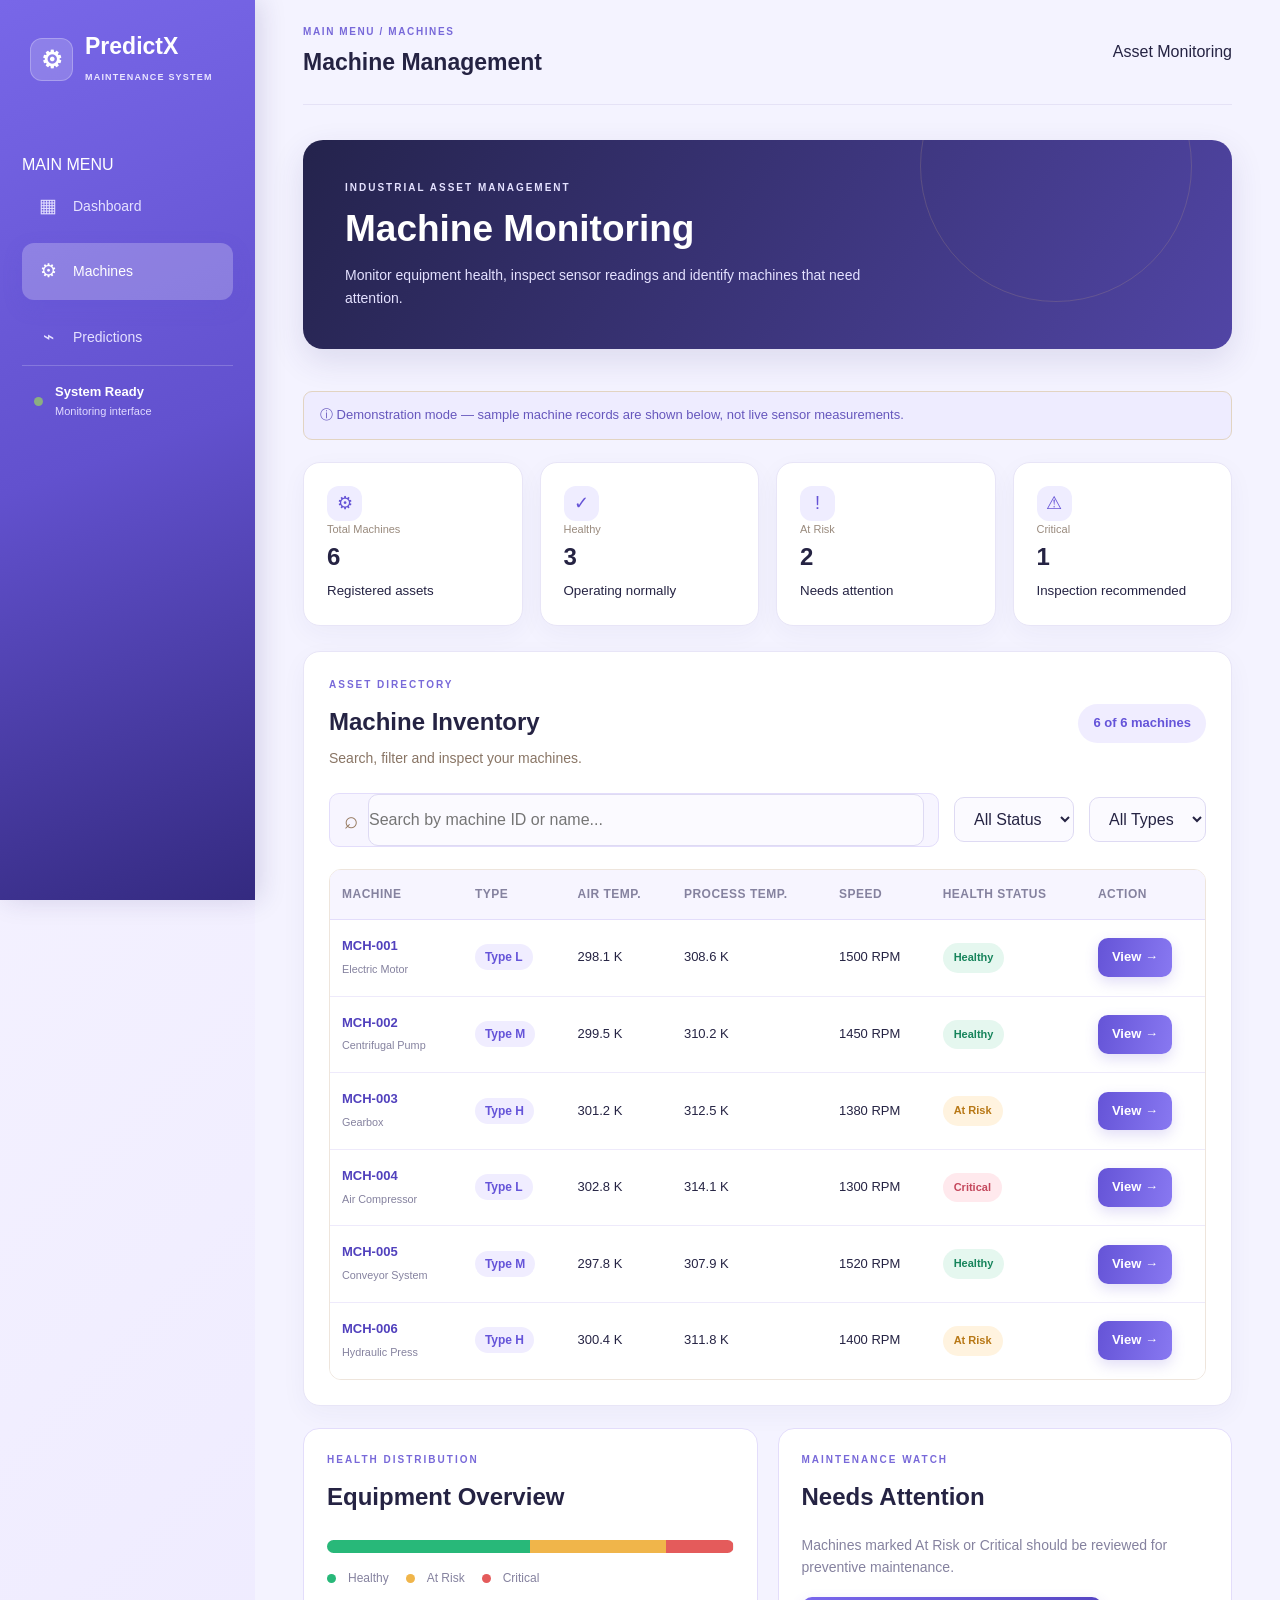
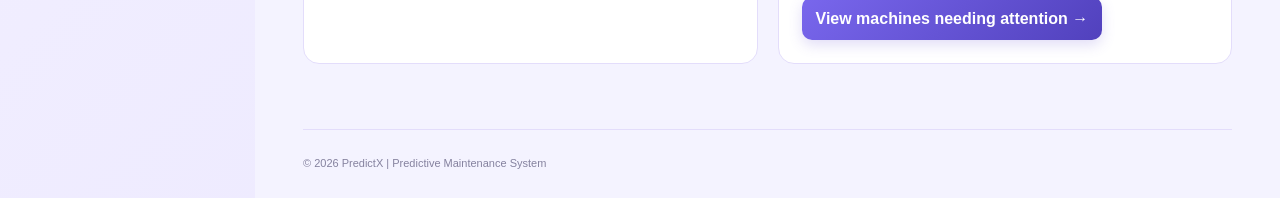
<file: frontend/machines.html>
<!DOCTYPE html>
<html lang="en">
<head>
    <meta charset="UTF-8">
    <meta name="viewport" content="width=device-width, initial-scale=1.0">
    <title>Machines | PredictX</title>
    <link rel="stylesheet" href="style.css">

    <style>
        .machine-workspace {
            background: #fff;
            border: 1px solid #E3DDFB;
            border-radius: 18px;
            padding: 25px;
            margin-top: 25px;
        }

        .machine-section-heading,
        .machine-toolbar {
            display: flex;
            justify-content: space-between;
            align-items: center;
            gap: 15px;
            flex-wrap: wrap;
        }

        .machine-section-heading h2 {
            color: #252343;
            margin: 5px 0;
        }

        .machine-section-heading p {
            color: #85829F;
        }

        .machine-total {
            background: #F0EDFF;
            color: #6554D9;
            padding: 9px 15px;
            border-radius: 20px;
            font-weight: 600;
        }

        .machine-toolbar {
            margin: 22px 0;
        }

        .machine-search {
            display: flex;
            align-items: center;
            gap: 10px;
            flex: 1;
            min-width: 220px;
            background: #F7F5FF;
            border: 1px solid #E3DDFB;
            border-radius: 10px;
            padding: 0 14px;
        }

        .machine-search input {
            width: 100%;
            padding: 12px 0;
            border: none;
            outline: none;
            background: transparent;
            color: #252343;
        }

        .machine-toolbar select {
            padding: 12px 15px;
            border: 1px solid #E3DDFB;
            border-radius: 10px;
            background: #F7F5FF;
            color: #252343;
            outline: none;
        }

        .machine-table-wrapper {
            width: 100%;
            overflow-x: auto;
        }

        .machine-table {
            width: 100%;
            min-width: 850px;
            border-collapse: collapse;
        }

        .machine-table th {
            background: #F7F5FF;
            color: #85829F;
            font-size: 12px;
            text-transform: uppercase;
            letter-spacing: .5px;
            text-align: left;
            padding: 15px 12px;
            white-space: nowrap;
        }

        .machine-table td {
            padding: 16px 12px;
            border-bottom: 1px solid #EEEAFB;
            color: #252343;
            font-size: 13px;
        }

        .machine-table tbody tr:hover {
            background: #FAF9FF;
        }

        .machine-table td strong {
            color: #5141BD;
        }

        .machine-table td small {
            color: #85829F;
            display: inline-block;
            margin-top: 4px;
        }

        .type-pill {
            background: #F0EDFF;
            color: #6554D9;
            padding: 6px 10px;
            border-radius: 20px;
            font-size: 12px;
            font-weight: 600;
        }

        .machine-status {
            display: inline-block;
            padding: 6px 11px;
            border-radius: 20px;
            font-size: 11px;
            font-weight: 700;
            white-space: nowrap;
        }

        .machine-status.healthy {
            background: #E4F7ED;
            color: #16834A;
        }

        .machine-status.at-risk {
            background: #FFF2D8;
            color: #A66A00;
        }

        .machine-status.critical {
            background: #FFE6E6;
            color: #C03939;
        }

        .view-machine-btn,
        .machine-action-btn {
            border: none;
            background: linear-gradient(135deg, #7967ED, #5141BD);
            color: white;
            padding: 9px 14px;
            border-radius: 8px;
            cursor: pointer;
            font-weight: 600;
            white-space: nowrap;
        }

        .view-machine-btn:hover,
        .machine-action-btn:hover {
            opacity: .9;
            transform: translateY(-1px);
        }

        .machine-empty {
            text-align: center;
            padding: 35px 15px;
            color: #85829F;
        }

        .machine-empty h3 {
            color: #252343;
            margin: 10px 0;
        }

        .machine-bottom-grid {
            display: grid;
            grid-template-columns: 1fr 1fr;
            gap: 20px;
            margin-top: 22px;
        }

        .machine-insight-panel {
            background: white;
            border: 1px solid #E3DDFB;
            border-radius: 16px;
            padding: 23px;
        }

        .machine-insight-panel h2 {
            color: #252343;
            margin: 7px 0 18px;
        }

        .health-bar {
            display: flex;
            height: 13px;
            width: 100%;
            overflow: hidden;
            border-radius: 20px;
            background: #eee;
        }

        .health-healthy {
            background: #28B879;
        }

        .health-risk {
            background: #F0B54A;
        }

        .health-critical {
            background: #E45B5B;
        }

        .health-legend {
            display: flex;
            flex-wrap: wrap;
            gap: 17px;
            margin-top: 16px;
            font-size: 12px;
            color: #85829F;
        }

        .legend-dot {
            display: inline-block;
            height: 9px;
            width: 9px;
            border-radius: 50%;
            margin-right: 5px;
        }

        .healthy-dot { background: #28B879; }
        .risk-dot { background: #F0B54A; }
        .critical-dot { background: #E45B5B; }

        .attention-panel p:not(.eyebrow) {
            color: #85829F;
            line-height: 1.6;
            margin-bottom: 18px;
        }

        .demo-notice {
            margin-top: 18px;
            padding: 13px 16px;
            border-radius: 10px;
            background: #F0EDFF;
            color: #5141BD;
            font-size: 13px;
        }

        .machine-modal {
            display: none;
            position: fixed;
            inset: 0;
            z-index: 1000;
            background: rgba(25, 24, 61, .65);
            align-items: center;
            justify-content: center;
            padding: 20px;
        }

        .machine-modal.show {
            display: flex;
        }

        .machine-modal-content {
            background: white;
            width: 100%;
            max-width: 600px;
            padding: 30px;
            border-radius: 18px;
            position: relative;
            max-height: 90vh;
            overflow-y: auto;
        }

        .machine-modal-content h2 {
            color: #252343;
            margin: 8px 0;
        }

        .machine-modal-content > p:not(.eyebrow) {
            color: #85829F;
            margin-bottom: 20px;
        }

        .modal-close {
            position: absolute;
            top: 14px;
            right: 18px;
            background: #F0EDFF;
            border: none;
            border-radius: 50%;
            height: 34px;
            width: 34px;
            font-size: 22px;
            cursor: pointer;
            color: #5141BD;
        }

        .modal-status-row {
            display: flex;
            justify-content: space-between;
            align-items: center;
            gap: 10px;
            padding: 15px 0;
            border-top: 1px solid #EEEAFB;
            border-bottom: 1px solid #EEEAFB;
            color: #85829F;
        }

        .modal-sensor-grid {
            display: grid;
            grid-template-columns: 1fr 1fr;
            gap: 12px;
            margin-top: 20px;
        }

        .modal-sensor-grid div {
            background: #F7F5FF;
            padding: 15px;
            border-radius: 10px;
        }

        .modal-sensor-grid small {
            display: block;
            color: #85829F;
            margin-bottom: 7px;
        }

        .modal-sensor-grid strong {
            color: #252343;
        }

        .modal-demo-note {
            font-size: 11px;
            margin-top: 18px;
            color: #85829F;
        }

        .details-link {
            display: inline-block;
            margin-top: 20px;
            text-decoration: none;
            background: linear-gradient(135deg, #7967ED, #5141BD);
            color: white;
            padding: 11px 17px;
            border-radius: 9px;
            font-weight: 600;
        }

        @media(max-width: 800px) {
            .machine-bottom-grid {
                grid-template-columns: 1fr;
            }
        }

        @media(max-width: 500px) {
            .machine-workspace {
                padding: 15px;
            }

            .machine-modal-content {
                padding: 22px;
            }

            .modal-sensor-grid {
                grid-template-columns: 1fr;
            }
        }
    </style>
</head>

<body>

<div class="app-layout">

    <aside class="sidebar">
    <a href="index.html" class="logo-link">
        <div class="logo">
        <span class="logo-icon">⚙</span>
        <div>
            <h2>PredictX</h2>
            <span>MAINTENANCE SYSTEM</span>
        </div>
    </div>
</a>
        <p class="nav-label">MAIN MENU</p>

        <nav class="sidebar-nav">
            <a href="index.html" class="nav-item"><span>▦</span> Dashboard</a>
            <a href="machines.html" class="nav-item active"><span>⚙</span> Machines</a>
            <a href="predictions.html" class="nav-item"><span>⌁</span> Predictions</a>
        </nav>

        <div class="system-status">
            <span class="status-dot"></span>
            <div>
                <strong>System Ready</strong>
                <small>Monitoring interface</small>
            </div>
        </div>
    </aside>

    <main class="main-content">

        <header class="topbar">
            <div>
                <p class="breadcrumb">MAIN MENU / MACHINES</p>
                <h2>Machine Management</h2>
            </div>
            <span class="topbar-date">Asset Monitoring</span>
        </header>

        <section class="welcome">
            <div>
                <p class="eyebrow">INDUSTRIAL ASSET MANAGEMENT</p>
                <h1>Machine Monitoring</h1>
                <p>Monitor equipment health, inspect sensor readings and identify machines that need attention.</p>
            </div>
        </section>

        <div class="demo-notice">
            ⓘ Demonstration mode — sample machine records are shown below, not live sensor measurements.
        </div>

        <section class="stats-grid machine-stats">

            <div class="stat-card">
                <div class="stat-icon">⚙</div>
                <p>Total Machines</p>
                <h2 id="totalCount">6</h2>
                <small>Registered assets</small>
            </div>

            <div class="stat-card">
                <div class="stat-icon">✓</div>
                <p>Healthy</p>
                <h2 id="healthyCount">3</h2>
                <small>Operating normally</small>
            </div>

            <div class="stat-card">
                <div class="stat-icon">!</div>
                <p>At Risk</p>
                <h2 id="riskCount">2</h2>
                <small>Needs attention</small>
            </div>

            <div class="stat-card">
                <div class="stat-icon">⚠</div>
                <p>Critical</p>
                <h2 id="criticalCount">1</h2>
                <small>Inspection recommended</small>
            </div>

        </section>

        <section class="machine-workspace">

            <div class="machine-section-heading">
                <div>
                    <p class="eyebrow">ASSET DIRECTORY</p>
                    <h2>Machine Inventory</h2>
                    <p>Search, filter and inspect your machines.</p>
                </div>

                <span class="machine-total" id="resultCount">6 machines</span>
            </div>

            <div class="machine-toolbar">

                <div class="machine-search">
                    <span>⌕</span>
                    <input
                        type="search"
                        id="machineSearch"
                        placeholder="Search by machine ID or name..."
                    >
                </div>

                <select id="statusFilter">
                    <option value="All">All Status</option>
                    <option value="Healthy">Healthy</option>
                    <option value="At Risk">At Risk</option>
                    <option value="Critical">Critical</option>
                </select>

                <select id="typeFilter">
                    <option value="All">All Types</option>
                    <option value="L">Type L</option>
                    <option value="M">Type M</option>
                    <option value="H">Type H</option>
                </select>

            </div>

            <div class="machine-table-wrapper">

                <table class="machine-table">

                    <thead>
                        <tr>
                            <th>Machine</th>
                            <th>Type</th>
                            <th>Air Temp.</th>
                            <th>Process Temp.</th>
                            <th>Speed</th>
                            <th>Health Status</th>
                            <th>Action</th>
                        </tr>
                    </thead>

                    <tbody id="machineTableBody"></tbody>

                </table>

                <div class="machine-empty" id="machineEmpty" hidden>
                    <span style="font-size:30px;">⌕</span>
                    <h3>No machines found</h3>
                    <p>Try changing your search or filters.</p>
                </div>

            </div>
        </section>

        <section class="machine-bottom-grid">

            <div class="machine-insight-panel">
                <p class="eyebrow">HEALTH DISTRIBUTION</p>
                <h2>Equipment Overview</h2>

                <div class="health-bar">
                    <span class="health-healthy" id="healthyBar"></span>
                    <span class="health-risk" id="riskBar"></span>
                    <span class="health-critical" id="criticalBar"></span>
                </div>

                <div class="health-legend">
                    <span><i class="legend-dot healthy-dot"></i> Healthy</span>
                    <span><i class="legend-dot risk-dot"></i> At Risk</span>
                    <span><i class="legend-dot critical-dot"></i> Critical</span>
                </div>
            </div>

            <div class="machine-insight-panel attention-panel">
                <p class="eyebrow">MAINTENANCE WATCH</p>
                <h2>Needs Attention</h2>
                <p>Machines marked At Risk or Critical should be reviewed for preventive maintenance.</p>

                <button class="machine-action-btn" id="showAttention">
                    View machines needing attention →
                </button>
            </div>

        </section>

        <footer class="footer">
            <p>© 2026 PredictX | Predictive Maintenance System</p>
        </footer>

    </main>
</div>

<!-- MACHINE DETAILS MODAL -->

<div class="machine-modal" id="machineModal" aria-hidden="true">

    <div class="machine-modal-content">

        <button class="modal-close" id="closeModal">×</button>

        <p class="eyebrow">MACHINE DETAILS</p>

        <h2 id="modalMachineName">Machine Details</h2>

        <p id="modalMachineDescription">Equipment information</p>

        <div class="modal-status-row">
            <span>Current health status</span>
            <strong id="modalStatus"></strong>
        </div>

        <div class="modal-sensor-grid">

            <div>
                <small>Machine Type</small>
                <strong id="modalType">—</strong>
            </div>

            <div>
                <small>Air Temperature</small>
                <strong id="modalAir">—</strong>
            </div>

            <div>
                <small>Process Temperature</small>
                <strong id="modalProcess">—</strong>
            </div>

            <div>
                <small>Rotational Speed</small>
                <strong id="modalSpeed">—</strong>
            </div>

            <div>
                <small>Torque</small>
                <strong id="modalTorque">—</strong>
            </div>

            <div>
                <small>Tool Wear</small>
                <strong id="modalWear">—</strong>
            </div>

        </div>

        <p class="modal-demo-note">
            Sample demonstration readings — not live sensor measurements.
        </p>

        <a href="#" class="details-link" id="detailsLink">
            Open Full Machine Details →
        </a>

    </div>
</div>

<script>

// SIX MACHINE PROFILES

const machines = [
    {
        id: "MCH-001",
        name: "Electric Motor",
        type: "L",
        air: 298.1,
        process: 308.6,
        speed: 1500,
        torque: 40,
        wear: 20,
        status: "Healthy"
    },
    {
        id: "MCH-002",
        name: "Centrifugal Pump",
        type: "M",
        air: 299.5,
        process: 310.2,
        speed: 1450,
        torque: 42,
        wear: 85,
        status: "Healthy"
    },
    {
        id: "MCH-003",
        name: "Gearbox",
        type: "H",
        air: 301.2,
        process: 312.5,
        speed: 1380,
        torque: 48,
        wear: 145,
        status: "At Risk"
    },
    {
        id: "MCH-004",
        name: "Air Compressor",
        type: "L",
        air: 302.8,
        process: 314.1,
        speed: 1300,
        torque: 53,
        wear: 190,
        status: "Critical"
    },
    {
        id: "MCH-005",
        name: "Conveyor System",
        type: "M",
        air: 297.8,
        process: 307.9,
        speed: 1520,
        torque: 38,
        wear: 35,
        status: "Healthy"
    },
    {
        id: "MCH-006",
        name: "Hydraulic Press",
        type: "H",
        air: 300.4,
        process: 311.8,
        speed: 1400,
        torque: 46,
        wear: 125,
        status: "At Risk"
    }
];

const tbody = document.getElementById("machineTableBody");
const search = document.getElementById("machineSearch");
const statusFilter = document.getElementById("statusFilter");
const typeFilter = document.getElementById("typeFilter");
const emptyState = document.getElementById("machineEmpty");

// DISPLAY MACHINES

function renderMachines() {

    const query = search.value.toLowerCase().trim();
    const selectedStatus = statusFilter.value;
    const selectedType = typeFilter.value;

    const filteredMachines = machines.filter(machine => {

        const matchesSearch =
            machine.id.toLowerCase().includes(query) ||
            machine.name.toLowerCase().includes(query) ||
            machine.type.toLowerCase().includes(query);

        const matchesStatus =
            selectedStatus === "All" ||
            machine.status === selectedStatus;

        const matchesType =
            selectedType === "All" ||
            machine.type === selectedType;

        return matchesSearch && matchesStatus && matchesType;

    });

    tbody.innerHTML = "";

    filteredMachines.forEach(machine => {

        const row = document.createElement("tr");

        const statusClass =
            machine.status.toLowerCase().replace(" ", "-");

        row.innerHTML = `
            <td>
                <strong>${machine.id}</strong>
                <br>
                <small>${machine.name}</small>
            </td>

            <td>
                <span class="type-pill">Type ${machine.type}</span>
            </td>

            <td>${machine.air} K</td>

            <td>${machine.process} K</td>

            <td>${machine.speed} RPM</td>

            <td>
                <span class="machine-status ${statusClass}">
                    ${machine.status}
                </span>
            </td>

            <td>
                <button
                    class="view-machine-btn"
                    data-id="${machine.id}">
                    View →
                </button>
            </td>
        `;

        tbody.appendChild(row);

    });

    emptyState.hidden = filteredMachines.length !== 0;

    document.getElementById("resultCount").textContent =
        `${filteredMachines.length} of ${machines.length} machines`;

}

// UPDATE HEALTH STATISTICS

function updateStats() {

    const healthy = machines.filter(
        m => m.status === "Healthy"
    ).length;

    const risk = machines.filter(
        m => m.status === "At Risk"
    ).length;

    const critical = machines.filter(
        m => m.status === "Critical"
    ).length;

    document.getElementById("totalCount").textContent =
        machines.length;

    document.getElementById("healthyCount").textContent =
        healthy;

    document.getElementById("riskCount").textContent =
        risk;

    document.getElementById("criticalCount").textContent =
        critical;

    document.getElementById("healthyBar").style.width =
        (healthy / machines.length * 100) + "%";

    document.getElementById("riskBar").style.width =
        (risk / machines.length * 100) + "%";

    document.getElementById("criticalBar").style.width =
        (critical / machines.length * 100) + "%";

}

// OPEN MACHINE MODAL

function openMachine(machine) {

    document.getElementById("modalMachineName").textContent =
        machine.id + " — " + machine.name;

    document.getElementById("modalMachineDescription").textContent =
        machine.name + " · Equipment overview";

    document.getElementById("modalStatus").textContent =
        machine.status;

    document.getElementById("modalStatus").className =
        "machine-status " +
        machine.status.toLowerCase().replace(" ", "-");

    document.getElementById("modalType").textContent =
        "Type " + machine.type;

    document.getElementById("modalAir").textContent =
        machine.air + " K";

    document.getElementById("modalProcess").textContent =
        machine.process + " K";

    document.getElementById("modalSpeed").textContent =
        machine.speed + " RPM";

    document.getElementById("modalTorque").textContent =
        machine.torque + " Nm";

    document.getElementById("modalWear").textContent =
        machine.wear + " min";

    document.getElementById("detailsLink").href =
        "machine-details.html?id=" + encodeURIComponent(machine.id);

    const modal = document.getElementById("machineModal");

    modal.classList.add("show");
    modal.setAttribute("aria-hidden", "false");

}

// VIEW BUTTON CLICK

tbody.addEventListener("click", event => {

    const button = event.target.closest(".view-machine-btn");

    if (!button) return;

    const machine = machines.find(
        m => m.id === button.dataset.id
    );

    if (machine) {
        openMachine(machine);
    }

});

// SEARCH AND FILTERS

search.addEventListener("input", renderMachines);

statusFilter.addEventListener("change", renderMachines);

typeFilter.addEventListener("change", renderMachines);

// SHOW MACHINES NEEDING ATTENTION

document.getElementById("showAttention").addEventListener("click", () => {

    statusFilter.value = "At Risk";
    renderMachines();

    document.querySelector(".machine-workspace").scrollIntoView({
        behavior: "smooth"
    });

});

// CLOSE MODAL

function closeMachineModal() {

    const modal = document.getElementById("machineModal");

    modal.classList.remove("show");
    modal.setAttribute("aria-hidden", "true");

}

document.getElementById("closeModal").addEventListener(
    "click",
    closeMachineModal
);

document.getElementById("machineModal").addEventListener(
    "click",
    event => {
        if (event.target.id === "machineModal") {
            closeMachineModal();
        }
    }
);

document.addEventListener("keydown", event => {

    if (event.key === "Escape") {
        closeMachineModal();
    }

});

// INITIALIZE PAGE

updateStats();
renderMachines();

</script>

</body>
</html>
</file>
<file: frontend/style.css>
/* =========================================
   1. GLOBAL STYLING
========================================= */

:root {
    --chocolate: #382B25;
    --coffee: #765B49;
    --coffee-dark: #594333;
    --gold: #C5A47E;
    --cream: #F5EFE6;
    --white: #FFFCF8;
    --sand: #E2D4C2;
    --muted: #88786B;
    --green: #66836C;
    --orange: #B78648;
    --red: #B7655D;
    --border: #E9DFD2;
    --shadow: 0 8px 28px rgba(56, 43, 37, 0.055);
}

* {
    margin: 0;
    padding: 0;
    box-sizing: border-box;
}

html {
    scroll-behavior: smooth;
    scroll-padding-top: 30px;
}

body {
    font-family: "Segoe UI", Arial, sans-serif;
    background: var(--cream);
    color: var(--chocolate);
    line-height: 1.6;
}

a {
    text-decoration: none;
    color: inherit;
}

button, input, select {
    font: inherit;
}

/* =========================================
   2. MAIN APPLICATION LAYOUT
========================================= */

.app-layout {
    min-height: 100vh;
    display: flex;
}

/* =========================================
   3. SIDEBAR
========================================= */

.sidebar {
    width: 255px;
    min-width: 255px;
    min-height: 100vh;
    background: var(--chocolate);
    color: white;
    padding: 32px 22px;
    display: flex;
    flex-direction: column;
    position: sticky;
    top: 0;
    height: 100vh;
}

.logo {
    display: flex;
    align-items: center;
    gap: 12px;
    padding: 0 8px;
    margin-bottom: 65px;
}

.logo-icon {
    width: 43px;
    height: 43px;
    display: grid;
    place-items: center;
    background: var(--gold);
    color: var(--chocolate);
    border-radius: 12px;
    font-size: 24px;
    font-weight: 800;
}

.logo h2 {
    font-size: 19px;
    line-height: 1.3;
}

.logo div > span {
    font-size: 9px;
    letter-spacing: 1.3px;
    color: #C8B8A7;
}

.logo-link {
    display: block;
    text-decoration: none;
    color: inherit;
}

.menu-label {
    font-size: 10px;
    letter-spacing: 1.8px;
    color: #A99989;
    font-weight: 700;
    padding: 0 12px;
    margin-bottom: 16px;
}

.sidebar-nav {
    display: flex;
    flex-direction: column;
    gap: 9px;
}

.nav-item {
    display: flex;
    align-items: center;
    gap: 14px;
    padding: 13px 15px;
    border-radius: 9px;
    color: #D7C9BB;
    font-size: 14px;
    transition: 0.25s ease;
}

.nav-item span {
    font-size: 19px;
    width: 22px;
    text-align: center;
}

.nav-item:hover,
.nav-item.active {
    background: rgba(197, 164, 126, 0.17);
    color: #E5C69E;
}

.sidebar-bottom {
    margin-top: auto;
}

.system-status {
    display: flex;
    align-items: center;
    gap: 12px;
    padding: 16px 12px;
    border-top: 1px solid rgba(255,255,255,0.12);
}

.system-status strong {
    display: block;
    font-size: 13px;
}

.system-status small {
    display: block;
    color: #B5A495;
    font-size: 11px;
}

.status-dot {
    display: inline-block;
    width: 9px;
    height: 9px;
    background: #8BAE81;
    border-radius: 50%;
    flex-shrink: 0;
}

/* =========================================
   4. MAIN CONTENT
========================================= */

.main-content {
    flex: 1;
    min-width: 0;
    padding: 0 48px;
}

.topbar {
    min-height: 105px;
    display: flex;
    justify-content: space-between;
    align-items: center;
    border-bottom: 1px solid var(--border);
    margin-bottom: 35px;
}

.breadcrumb {
    font-size: 10px;
    letter-spacing: 1.6px;
    color: var(--muted);
    font-weight: 700;
    margin-bottom: 4px;
}

.topbar h2 {
    font-size: 23px;
}

.topbar-right {
    display: flex;
    align-items: center;
}

.live-indicator {
    display: flex;
    align-items: center;
    gap: 9px;
    background: var(--white);
    border: 1px solid var(--border);
    padding: 9px 15px;
    border-radius: 30px;
    font-size: 12px;
    color: var(--muted);
}

/* =========================================
   5. WELCOME SECTION
========================================= */

.welcome {
    background: linear-gradient(115deg, #382B25, #604938);
    color: white;
    border-radius: 17px;
    padding: 40px 42px;
    display: flex;
    justify-content: space-between;
    align-items: center;
    min-height: 205px;
    margin-bottom: 42px;
    position: relative;
    overflow: hidden;
}

.welcome::after {
    content: "";
    position: absolute;
    width: 270px;
    height: 270px;
    border: 1px solid rgba(197,164,126,0.22);
    border-radius: 50%;
    right: 40px;
    top: -110px;
}

.eyebrow {
    font-size: 10px;
    letter-spacing: 2px;
    font-weight: 700;
    color: var(--gold);
    margin-bottom: 10px;
}

.welcome h1 {
    font-size: clamp(27px, 3vw, 37px);
    line-height: 1.25;
    margin-bottom: 12px;
}

.welcome p:not(.eyebrow) {
    color: #D6C8B9;
    font-size: 14px;
    max-width: 560px;
}

.welcome-icon {
    font-size: 100px;
    color: var(--gold);
    opacity: 0.75;
    padding: 0 35px;
    position: relative;
    z-index: 1;
}

/* =========================================
   6. SECTION HEADINGS
========================================= */

.section-heading {
    display: flex;
    justify-content: space-between;
    align-items: flex-end;
    gap: 15px;
    margin-bottom: 20px;
}

.section-heading h2 {
    font-size: 23px;
    line-height: 1.3;
}

.data-note {
    color: var(--muted);
    font-size: 11px;
    background: #EDE3D7;
    padding: 7px 11px;
    border-radius: 6px;
}

/* =========================================
   7. STATISTICS CARDS
========================================= */

.stats-grid {
    display: grid;
    grid-template-columns: repeat(4, minmax(0, 1fr));
    gap: 17px;
}

.stat-card {
    background: var(--white);
    border: 1px solid var(--border);
    border-radius: 13px;
    padding: 23px;
    box-shadow: var(--shadow);
    transition: transform 0.25s ease, box-shadow 0.25s ease;
}

.stat-card:hover {
    transform: translateY(-4px);
    box-shadow: 0 12px 28px rgba(56,43,37,0.09);
}

.stat-top {
    display: flex;
    justify-content: space-between;
    align-items: center;
    gap: 8px;
    font-size: 12px;
    color: var(--muted);
    font-weight: 600;
}

.stat-icon {
    width: 35px;
    height: 35px;
    display: grid;
    place-items: center;
    background: #F0E7DC;
    color: var(--coffee);
    border-radius: 9px;
    font-size: 18px;
}

.healthy-icon {
    color: var(--green);
    background: #EAF0E8;
}

.warning-icon {
    color: var(--orange);
    background: #F6EEDF;
}

.danger-icon {
    color: var(--red);
    background: #F6E9E6;
}

.stat-card .number {
    font-size: 37px;
    line-height: 1.3;
    margin: 16px 0 5px;
    font-weight: 750;
}

.stat-card > p {
    font-size: 11px;
    color: #9A8B7E;
}

.healthy {
    color: var(--green);
}

.warning {
    color: var(--orange);
}

.danger {
    color: var(--red);
}

/* =========================================
   8. CONTENT SECTIONS
========================================= */

.content-section {
    margin-top: 55px;
    scroll-margin-top: 30px;
}

.section-description {
    color: var(--muted);
    font-size: 13px;
    margin-top: 6px;
}

/* =========================================
   9. MACHINE MONITORING
========================================= */

.machine-panel {
    background: var(--white);
    border: 1px solid var(--border);
    border-radius: 14px;
    min-height: 210px;
    padding: 35px;
    box-shadow: var(--shadow);
}

.machine-placeholder {
    text-align: center;
    max-width: 470px;
    margin: auto;
}

.machine-symbol {
    display: inline-grid;
    place-items: center;
    width: 55px;
    height: 55px;
    border-radius: 15px;
    background: #F0E7DC;
    color: var(--coffee);
    font-size: 29px;
    margin-bottom: 13px;
}

.machine-placeholder h3 {
    font-size: 18px;
    margin-bottom: 7px;
}

.machine-placeholder p {
    font-size: 13px;
    color: var(--muted);
}

/* =========================================
   10. PREDICTION LAYOUT
========================================= */

.prediction-layout {
    display: grid;
    grid-template-columns: minmax(230px, 0.75fr) minmax(0, 1.5fr);
    gap: 24px;
    align-items: start;
}

.prediction-info {
    background: var(--chocolate);
    color: white;
    padding: 30px 25px;
    border-radius: 14px;
    position: sticky;
    top: 25px;
}

.ai-label {
    color: var(--gold);
    font-size: 9px;
    font-weight: 700;
    letter-spacing: 1.5px;
}

.prediction-info h3 {
    font-size: 24px;
    line-height: 1.35;
    margin: 16px 0 12px;
}

.prediction-info > p {
    font-size: 12px;
    color: #C8B8A7;
    margin-bottom: 30px;
}

.info-point {
    display: flex;
    gap: 13px;
    margin-top: 23px;
    align-items: flex-start;
}

.info-point > span {
    min-width: 31px;
    height: 31px;
    display: grid;
    place-items: center;
    border-radius: 8px;
    background: rgba(197,164,126,0.17);
    color: var(--gold);
    font-size: 11px;
    font-weight: 700;
}

.info-point strong {
    font-size: 12px;
    display: block;
}

.info-point p {
    color: #BDAE9E;
    font-size: 10px;
    margin-top: 3px;
}

/* =========================================
   11. PREDICTION FORM BOX
========================================= */

.prediction-box {
    background: var(--white);
    border: 1px solid var(--border);
    padding: 30px;
    border-radius: 14px;
    box-shadow: var(--shadow);
    min-width: 0;
}

.form-heading {
    display: flex;
    justify-content: space-between;
    align-items: center;
    gap: 10px;
    margin-bottom: 25px;
}

.form-heading h3 {
    font-size: 18px;
}

.form-heading p {
    color: var(--muted);
    font-size: 12px;
    margin-top: 4px;
}

.required-label {
    color: var(--red);
    font-size: 10px;
    white-space: nowrap;
}

/* =========================================
   12. FORM INPUTS
========================================= */

#predictionForm {
    display: flex;
    flex-direction: column;
    gap: 19px;
}

.form-group {
    display: flex;
    flex-direction: column;
    gap: 7px;
    min-width: 0;
}

.form-group label {
    font-size: 12px;
    font-weight: 650;
    color: #59483D;
}

.form-group input,
.form-group select {
    width: 100%;
    min-width: 0;
    padding: 12px 14px;
    border: 1px solid var(--sand);
    border-radius: 8px;
    background: #FAF7F2;
    color: var(--chocolate);
    font-size: 13px;
    outline: none;
    transition: 0.2s ease;
}

.form-group input:focus,
.form-group select:focus {
    border-color: var(--gold);
    background: white;
    box-shadow: 0 0 0 3px rgba(197,164,126,0.16);
}

.form-group input::placeholder {
    color: #B1A397;
}

.form-grid {
    display: grid;
    grid-template-columns: repeat(2, minmax(0, 1fr));
    gap: 19px;
}

.full-width {
    grid-column: 1 / -1;
}

/* =========================================
   13. SUBMIT BUTTON
========================================= */

#predictionForm button {
    width: 100%;
    display: flex;
    justify-content: center;
    align-items: center;
    gap: 12px;
    padding: 14px 20px;
    border: none;
    border-radius: 8px;
    background: var(--coffee);
    color: white;
    font-weight: 650;
    font-size: 13px;
    cursor: pointer;
    transition: 0.25s ease;
}

#predictionForm button:hover {
    background: var(--coffee-dark);
    transform: translateY(-2px);
    box-shadow: 0 6px 15px rgba(89,67,51,0.18);
}

#predictionForm button:active {
    transform: translateY(0);
}

#predictionForm button:disabled {
    background: #B5A89C;
    cursor: not-allowed;
    transform: none;
    box-shadow: none;
}

#predictionForm button span {
    font-size: 19px;
}

/* =========================================
   14. PREDICTION RESULT
========================================= */

#predictionResult {
    margin-top: 22px;
    padding: 18px;
    border-radius: 9px;
    font-size: 13px;
    line-height: 1.8;
    overflow-wrap: anywhere;
}

#predictionResult:empty {
    display: none;
}

/* =========================================
   15. TABLES
========================================= */

.table-container {
    width: 100%;
    overflow-x: auto;
    margin-top: 25px;
    border-radius: 10px;
}

table {
    width: 100%;
    border-collapse: collapse;
    background: var(--white);
}

th, td {
    padding: 14px;
    text-align: left;
    border-bottom: 1px solid var(--border);
    font-size: 13px;
}

th {
    background: #EDE3D7;
    color: #59483D;
    font-weight: 650;
}

tr:hover {
    background: #FAF7F2;
}

/* =========================================
   16. FOOTER
========================================= */

.footer {
    display: flex;
    justify-content: space-between;
    align-items: center;
    gap: 15px;
    border-top: 1px solid var(--border);
    padding: 25px 0;
    margin-top: 65px;
    color: var(--muted);
    font-size: 11px;
}

/* =========================================
   17. TABLET RESPONSIVENESS
========================================= */

@media (max-width: 1150px) {
    .sidebar {
        width: 220px;
        min-width: 220px;
    }

    .main-content {
        padding: 0 28px;
    }

    .stats-grid {
        grid-template-columns: repeat(2, minmax(0, 1fr));
    }

    .prediction-layout {
        grid-template-columns: 1fr;
    }

    .prediction-info {
        position: static;
    }
}

/* =========================================
   18. MOBILE RESPONSIVENESS
========================================= */

@media (max-width: 700px) {
    .app-layout {
        flex-direction: column;
    }

    .sidebar {
        width: 100%;
        min-width: 0;
        min-height: auto;
        height: auto;
        position: relative;
        padding: 18px;
    }

    .logo {
        margin-bottom: 18px;
    }

    .menu-label,
    .sidebar-bottom {
        display: none;
    }

    .sidebar-nav {
        flex-direction: row;
        gap: 6px;
        overflow-x: auto;
    }

    .nav-item {
        padding: 10px;
        font-size: 11px;
        white-space: nowrap;
        gap: 6px;
    }

    .nav-item span {
        font-size: 15px;
    }

    .main-content {
        padding: 0 18px;
    }

    .topbar {
        min-height: 85px;
        margin-bottom: 23px;
    }

    .topbar h2 {
        font-size: 19px;
    }

    .live-indicator {
        font-size: 10px;
        padding: 7px 10px;
    }

    .welcome {
        padding: 28px 23px;
        min-height: 180px;
    }

    .welcome h1 {
        font-size: 27px;
    }

    .welcome p:not(.eyebrow) {
        font-size: 12px;
    }

    .welcome-icon {
        display: none;
    }

    .stats-grid {
        grid-template-columns: 1fr;
        gap: 13px;
    }

    .stat-card {
        padding: 19px;
    }

    .stat-card .number {
        font-size: 32px;
        margin: 9px 0 3px;
    }

    .section-heading h2 {
        font-size: 20px;
    }

    .data-note {
        font-size: 9px;
    }

    .content-section {
        margin-top: 40px;
    }

    .prediction-box {
        padding: 20px;
    }

    .form-grid {
        grid-template-columns: 1fr;
    }

    .full-width {
        grid-column: auto;
    }

    .form-heading {
        align-items: flex-start;
    }

    .prediction-info {
        padding: 23px;
    }

    .footer {
        flex-direction: column;
        align-items: flex-start;
        gap: 5px;
        margin-top: 40px;
    }
}

@media (max-width: 380px) {
    .main-content {
        padding: 0 12px;
    }

    .welcome h1 {
        font-size: 24px;
    }

    .nav-item {
        font-size: 10px;
    }

    .prediction-box {
        padding: 15px;
    }
}

/* =====================================
   MACHINES PAGE - INTERACTIVE UI
===================================== */

.demo-notice {
    display: flex;
    align-items: center;
    gap: 10px;
    margin: 22px 0;
    padding: 14px 18px;
    background: #eee5d9;
    color: #765b49;
    border: 1px solid #e2d4c2;
    border-radius: 12px;
    font-size: 13px;
}

.demo-notice span {
    font-size: 19px;
}

.machine-workspace {
    background: #fffcf8;
    border: 1px solid #e9ddcf;
    border-radius: 18px;
    padding: 28px;
    margin-top: 28px;
    box-shadow: 0 10px 30px rgba(56,43,37,.04);
}

.machine-section-heading {
    display: flex;
    align-items: center;
    justify-content: space-between;
    gap: 15px;
    margin-bottom: 24px;
}

.machine-section-heading h2,
.machine-insight-panel h2 {
    color: #382b25;
    margin: 5px 0;
}

.machine-section-heading p:not(.eyebrow) {
    color: #897565;
    font-size: 14px;
}

.machine-total {
    background: #f1e8de;
    padding: 9px 14px;
    border-radius: 9px;
    color: #765b49;
    font-size: 13px;
    white-space: nowrap;
}

.machine-toolbar {
    display: flex;
    gap: 12px;
    margin-bottom: 20px;
    flex-wrap: wrap;
}

.machine-search {
    flex: 1;
    min-width: 210px;
    display: flex;
    align-items: center;
    gap: 10px;
    padding: 0 14px;
    border: 1px solid #e2d4c2;
    background: #fff;
    border-radius: 10px;
}

.machine-search span {
    font-size: 24px;
    color: #967a60;
}

.machine-search input {
    border: none;
    outline: none;
    width: 100%;
    padding: 13px 0;
    background: transparent;
    color: #382b25;
    font: inherit;
}

.machine-toolbar select {
    padding: 12px 35px 12px 13px;
    border: 1px solid #e2d4c2;
    background: #fff;
    border-radius: 10px;
    color: #49382e;
    cursor: pointer;
    font: inherit;
}

.machine-table-wrapper {
    overflow-x: auto;
    border: 1px solid #eee5dc;
    border-radius: 12px;
}

.machine-table {
    width: 100%;
    min-width: 800px;
    border-collapse: collapse;
}

.machine-table th {
    background: #f5efe6;
    color: #806c5c;
    padding: 16px;
    text-align: left;
    font-size: 12px;
    text-transform: uppercase;
    letter-spacing: .5px;
    white-space: nowrap;
}

.machine-table td {
    padding: 17px 16px;
    border-bottom: 1px solid #f0e9e1;
    color: #59483d;
    font-size: 13px;
}

.machine-table tbody tr:hover {
    background: #fbf7f1;
}

.machine-table tbody tr:last-child td {
    border-bottom: none;
}

.type-pill {
    background: #f1e8de;
    color: #765b49;
    border-radius: 6px;
    padding: 5px 9px;
    font-weight: 600;
}

.machine-status {
    display: inline-flex;
    align-items: center;
    gap: 6px;
    border-radius: 20px;
    padding: 6px 11px;
    font-size: 12px;
    font-weight: 600;
    white-space: nowrap;
}

.machine-status::before {
    content: "";
    width: 7px;
    height: 7px;
    border-radius: 50%;
    background: currentColor;
}

.machine-status.healthy {
    color: #548064;
    background: #e8f1e9;
}

.machine-status.at-risk {
    color: #a97834;
    background: #f8efdf;
}

.machine-status.critical {
    color: #b45d54;
    background: #f8e9e6;
}

.view-machine-btn {
    border: none;
    background: #eee5d9;
    color: #634a39;
    padding: 9px 12px;
    border-radius: 8px;
    cursor: pointer;
    font-weight: 600;
    transition: .2s;
}

.view-machine-btn:hover,
.machine-action-btn:hover {
    background: #765b49;
    color: white;
}

.machine-empty {
    padding: 45px 15px;
    text-align: center;
    color: #806c5c;
}

.machine-empty[hidden] {
    display: none;
}

.machine-empty span {
    font-size: 35px;
}

.machine-empty h3 {
    color: #382b25;
    margin: 10px 0;
}

.machine-bottom-grid {
    display: grid;
    grid-template-columns: 1fr 1fr;
    gap: 20px;
    margin-top: 22px;
}

.machine-insight-panel {
    background: #fffcf8;
    border: 1px solid #e9ddcf;
    border-radius: 16px;
    padding: 25px;
}

.machine-insight-panel > p:not(.eyebrow) {
    color: #897565;
    font-size: 14px;
    line-height: 1.7;
    margin: 12px 0;
}

.health-bar {
    display: flex;
    width: 100%;
    height: 13px;
    overflow: hidden;
    border-radius: 20px;
    background: #eee5dc;
    margin: 24px 0 15px;
}

.health-bar span {
    height: 100%;
    transition: width .5s ease;
}

.health-healthy { background: #6f9676; }
.health-risk { background: #d3a052; }
.health-critical { background: #bd6c61; }

.health-legend {
    display: flex;
    flex-wrap: wrap;
    gap: 18px;
    font-size: 12px;
    color: #806c5c;
}

.health-legend span {
    display: flex;
    align-items: center;
    gap: 7px;
}

.legend-dot {
    width: 9px;
    height: 9px;
    display: inline-block;
    border-radius: 50%;
}

.healthy-dot { background: #6f9676; }
.risk-dot { background: #d3a052; }
.critical-dot { background: #bd6c61; }

.machine-action-btn {
    background: #eee5d9;
    color: #634a39;
    border: none;
    padding: 12px 16px;
    border-radius: 9px;
    cursor: pointer;
    font-weight: 600;
    transition: .2s;
}

/* Machine details popup */

.machine-modal {
    display: none;
    position: fixed;
    inset: 0;
    z-index: 1000;
    background: rgba(30,22,18,.65);
    align-items: center;
    justify-content: center;
    padding: 20px;
}

.machine-modal.show {
    display: flex;
}

.machine-modal-content {
    width: 100%;
    max-width: 570px;
    max-height: 90vh;
    overflow-y: auto;
    position: relative;
    background: #fffcf8;
    padding: 32px;
    border-radius: 18px;
    box-shadow: 0 20px 70px rgba(0,0,0,.2);
    animation: machinePopup .25s ease;
}

@keyframes machinePopup {
    from { opacity: 0; transform: translateY(15px); }
    to { opacity: 1; transform: translateY(0); }
}

.modal-close {
    position: absolute;
    top: 15px;
    right: 18px;
    border: none;
    background: #f1e8de;
    color: #49382e;
    border-radius: 50%;
    width: 34px;
    height: 34px;
    font-size: 23px;
    cursor: pointer;
}

.machine-modal-content h2 {
    color: #382b25;
    margin: 10px 0;
}

.machine-modal-content > p:not(.eyebrow) {
    color: #897565;
    font-size: 14px;
}

.modal-status-row {
    display: flex;
    justify-content: space-between;
    align-items: center;
    gap: 12px;
    padding: 17px 0;
    margin: 15px 0;
    border-top: 1px solid #eee5dc;
    border-bottom: 1px solid #eee5dc;
    color: #806c5c;
    font-size: 14px;
}

.modal-sensor-grid {
    display: grid;
    grid-template-columns: 1fr 1fr;
    gap: 12px;
}

.modal-sensor-grid div {
    background: #f5efe6;
    padding: 16px;
    border-radius: 10px;
}

.modal-sensor-grid small,
.modal-sensor-grid strong {
    display: block;
}

.modal-sensor-grid small {
    color: #897565;
    margin-bottom: 8px;
}

.modal-sensor-grid strong {
    color: #382b25;
    font-size: 16px;
}

.modal-demo-note {
    margin-top: 20px;
    font-size: 12px !important;
}

@media (max-width: 850px) {
    .machine-bottom-grid {
        grid-template-columns: 1fr;
    }
}

@media (max-width: 600px) {
    .machine-workspace {
        padding: 16px;
    }

    .machine-section-heading {
        align-items: flex-start;
        flex-direction: column;
    }

    .machine-toolbar {
        flex-direction: column;
    }

    .machine-toolbar select {
        width: 100%;
    }

    .machine-modal-content {
        padding: 25px 18px;
    }
}


/* PredictX refreshed lavender + indigo visual system */
:root{--brown:#171735;--coffee:#5546c8;--gold:#8b7cf6;--cream:#f4f3ff;--white:#ffffff;--line:#e6e3f7;--muted:#777796;--green:#239b70;--orange:#e39a38}
body{background:#f4f3ff!important;color:#242342!important;font-family:Inter,"Segoe UI",Arial,sans-serif!important}
.sidebar{background:linear-gradient(180deg,#171735,#24234f)!important;color:#fff!important;box-shadow:5px 0 25px #28245b18}
.logo-icon,.brand-icon{background:linear-gradient(135deg,#a99cff,#6e5ce8)!important;color:white!important}
.sidebar-nav .nav-item{color:#d8d6f0!important;border-radius:12px!important;transition:.2s}
.sidebar-nav .nav-item:hover,.sidebar-nav .nav-item.active{background:linear-gradient(90deg,#6755dc,#8c7bf1)!important;color:white!important;box-shadow:0 7px 18px #6252d544}
.main-content{background:#f4f3ff!important}
.topbar{border-color:#e5e2f6!important}
.welcome,.prediction-info{background:linear-gradient(120deg,#24234c,#5145a5)!important;border-radius:20px!important;box-shadow:0 12px 32px #37307820}
.welcome h1,.prediction-info h2{color:#fff!important}
.welcome p,.prediction-info p{color:#e4e1ff!important}
.stat-card,.machine-workspace,.prediction-box,.content-section,.machine-panel,.info-card,.component-panel{background:#fff!important;border:1px solid #e8e5f7!important;border-radius:17px!important;box-shadow:0 8px 26px #302b6b0b!important}
.stat-card{transition:transform .2s,box-shadow .2s}.stat-card:hover{transform:translateY(-4px);box-shadow:0 14px 30px #5145a51b!important}
.stat-icon,.component-icon{background:#efedff!important;color:#6553d6!important;border-radius:12px!important}
.eyebrow,.breadcrumb,.crumb{color:#7869d9!important}
button,.view-machine-btn{background:linear-gradient(100deg,#6554d7,#8878f1)!important;color:white!important;border:0!important;border-radius:10px!important;box-shadow:0 5px 14px #6756d733;cursor:pointer}
input,select{border:1px solid #dedaf3!important;border-radius:10px!important;background:#fbfaff!important}
input:focus,select:focus{outline:2px solid #9b8df4!important;border-color:transparent!important}
table thead{background:#f0eeff!important;color:#5146a4!important}tr:hover{background:#faf9ff!important}
.machine-status.healthy{background:#e5f7ef!important;color:#16845b!important}.machine-status.at-risk{background:#fff3df!important;color:#b87816!important}.machine-status.critical{background:#ffe9ed!important;color:#c4475c!important}
.data-note,.demo-notice{background:#eeecff!important;color:#6657bd!important;border-radius:9px!important}
@media(max-width:700px){.sidebar{box-shadow:none!important}}

/* ===== PREDICTX LAVENDER & PURPLE THEME ===== */

:root {
    --primary: #6554D9;
    --primary-dark: #342A80;
    --lavender: #EAE6FF;
    --light-purple: #F4F1FF;
    --navy: #19183D;
    --background: #F5F3FF;
    --white: #FFFFFF;
    --border: #E3DDFB;
    --text: #252343;
    --muted: #85829F;
}

body {
    background: linear-gradient(135deg, #F7F5FF, #EAE6FF) !important;
    color: var(--text) !important;
}

.sidebar {
    background: linear-gradient(180deg, #19183D, #342A80) !important;
}

.card,
.sensor-card,
.component-panel,
.model-panel,
.info-card {
    background: linear-gradient(145deg, #FFFFFF, #F8F6FF) !important;
    border: 1px solid #E3DDFB !important;
    box-shadow: 0 8px 24px rgba(75, 59, 160, 0.08) !important;
}

.component-card {
    background: linear-gradient(135deg, #F0EDFF, #E5DFFF) !important;
    border: 1px solid #DED7FF !important;
}

.component-card:hover {
    background: linear-gradient(135deg, #E2DCFF, #D5CCFF) !important;
}

h1, h2, h3, strong {
    color: #252343;
}

button, .primary-button {
    background: linear-gradient(135deg, #7967ED, #5141BD) !important;
    color: white !important;
}

.machine-id {
    background: linear-gradient(135deg, #E9E4FF, #D8D0FF) !important;
    color: #5745C3 !important;
}
/* Sidebar - Lavender AI Gradient */
.sidebar {
    background: linear-gradient(
        160deg,
        #8170F2 0%,
        #6654D9 45%,
        #382C83 100%
    ) !important;
}

/* PredictX Sidebar Theme */
.sidebar {
    background: linear-gradient(
        160deg,
        #7867E8 0%,
        #6251CE 50%,
        #342A80 100%
    ) !important;
}

/* PredictX Branding */
.sidebar .logo,
.sidebar .logo span {
    color: #FFFFFF !important;
    font-weight: 900 !important;
    opacity: 1 !important;
    text-shadow: none !important;
}

/* =========================================
   PREDICTX - SHARED SIDEBAR
========================================= */

.sidebar {
    background: linear-gradient(
        160deg,
        #7867E8 0%,
        #6251CE 50%,
        #342A80 100%
    ) !important;
    color: #FFFFFF !important;
    box-shadow: 5px 0 25px rgba(40, 30, 100, 0.15);
}

.logo {
    display: flex;
    align-items: center;
    gap: 12px;
    margin-bottom: 65px;
}

.logo-icon {
    width: 43px;
    height: 43px;
    display: grid;
    place-items: center;
    background: rgba(255,255,255,0.18) !important;
    color: #FFFFFF !important;
    border: 1px solid rgba(255,255,255,0.25);
    border-radius: 12px;
    font-size: 24px;
}

.logo h2 {
    color: #FFFFFF !important;
    font-size: 23px;
    font-weight: 900;
}

.logo div > span {
    color: #EAE5FF !important;
    font-size: 9px;
    letter-spacing: 1.2px;
}

.menu-label {
    color: #D5CEFF !important;
}

.sidebar-nav {
    display: flex;
    flex-direction: column;
    gap: 9px;
}

.nav-item {
    color: #E5E1FF !important;
    border-radius: 11px !important;
    transition: all 0.25s ease;
}

.nav-item:hover {
    background: rgba(255,255,255,0.13) !important;
    color: #FFFFFF !important;
}

.nav-item.active {
    background: rgba(255,255,255,0.23) !important;
    color: #FFFFFF !important;
    box-shadow: 0 5px 15px rgba(30,20,90,0.15);
}

.system-status {
    border-top-color: rgba(255,255,255,0.2) !important;
}

.system-status strong {
    color: #FFFFFF !important;
}

.system-status small {
    color: #E0DAFF !important;
}
.logo h2 {
    color: #FFFFFF !important;
    font-size: 23px;
    font-weight: 900;
}

.logo div > span {
    color: #EAE5FF !important;
    font-size: 9px;
    letter-spacing: 1.2px;
}
/* ===== FINAL SHARED PREDICTX SIDEBAR THEME ===== */

.app-layout .sidebar {
    background: linear-gradient(
        160deg,
        #7867E8 0%,
        #6251CE 50%,
        #342A80 100%
    ) !important;
    color: #FFFFFF !important;
}

.app-layout .sidebar .logo h2 {
    color: #FFFFFF !important;
}

.app-layout .sidebar .logo div > span {
    color: #EAE5FF !important;
}

.app-layout .sidebar .menu-label {
    color: #D5CEFF !important;
}

.app-layout .sidebar .nav-item {
    color: #E5E1FF !important;
}

.app-layout .sidebar .nav-item:hover {
    background: rgba(255,255,255,0.13) !important;
    color: #FFFFFF !important;
}

.app-layout .sidebar .nav-item.active {
    background: rgba(255,255,255,0.23) !important;
    color: #FFFFFF !important;
}

.app-layout .sidebar .system-status {
    border-top-color: rgba(255,255,255,0.2) !important;
}

.app-layout .sidebar .system-status strong {
    color: #FFFFFF !important;
}

.app-layout .sidebar .system-status small {
    color: #E0DAFF !important;
}
</file>
